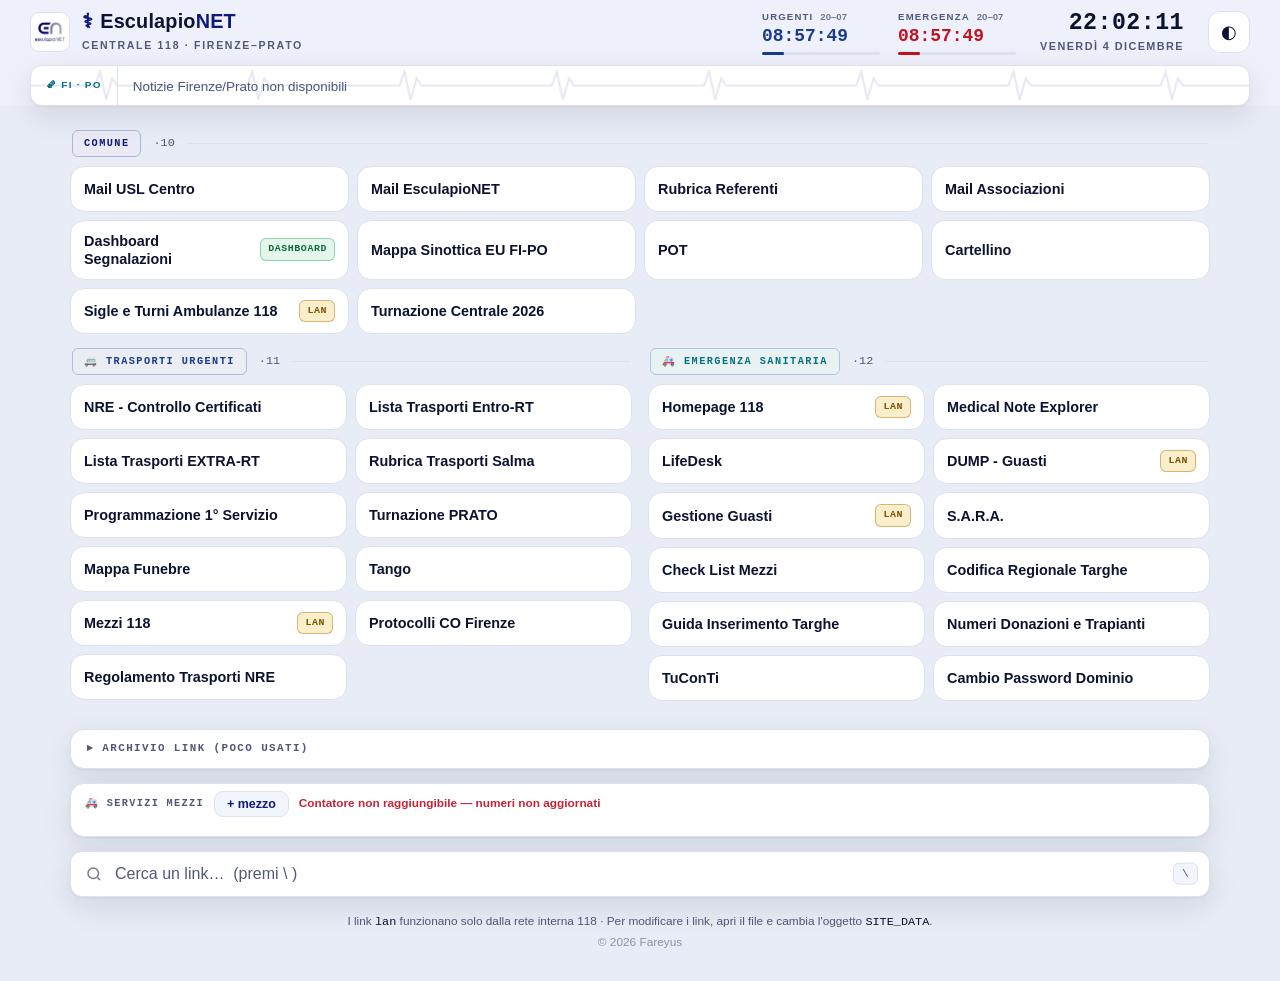
<file: index.html>
<!doctype html>
<html lang="it" data-theme="light">
<head>
<meta charset="utf-8">
<meta name="viewport" content="width=device-width, initial-scale=1">
<title>EsculapioNET · Console link</title>
<link rel="icon" type="image/png" sizes="256x256" href="favicon.png">
<link rel="apple-touch-icon" sizes="180x180" href="apple-touch-icon.png">
<meta name="theme-color" content="#e8ecf6" media="(prefers-color-scheme: light)">
<meta name="theme-color" content="#151b31" media="(prefers-color-scheme: dark)">
<meta name="robots" content="noindex, nofollow, noarchive, nosnippet, noimageindex">
<meta name="googlebot" content="noindex, nofollow">
<meta name="google-extended" content="noindex">
<meta name="gptbot" content="noindex">
<meta name="anthropic-ai" content="noindex">
<meta name="claudebot" content="noindex">
<meta name="cohere-ai" content="noindex">
<meta name="perplexitybot" content="noindex">
<meta name="ccbot" content="noindex">
<style>
/* ============ TOKENS ============ */
:root{
  --bg:#e8ecf6; --surface:#ffffff; --surface-2:#f2f5fc;
  --ink:#0b1330; --muted:#4f5878; --line:#dce1ef;
  --brand:#0e1a7a; --brand-tint:#2b3bb0; --cyan:#0a97a8;
  --amber:#a9700a; --amber-ink:#7d5100; --amber-soft:#fbeecb;
  --danger:#c62435; --ok:#1fae5a; --ok-ink:#0d6b39; --ok-soft:#e4f6ec;
  --console-bg:#eef1fb; --console-panel:#ffffff; --console-text:#0b1330;
  --console-muted:#4f5878; --console-line:#dce1ef; --ecg:#0e1a7a;
  --radius:14px;
  --shadow:0 1px 2px rgba(11,19,48,.05),0 10px 30px rgba(11,19,48,.10);
  --c-urg:#1a3a8a; --c-eme:#08707e; --c-eme-cd:#c1121f;
  --focus:var(--cyan);
}
[data-theme="dark"]{
  --bg:#151b31; --surface:#1e2542; --surface-2:#28304f;
  --ink:#eef1fb; --muted:#a3abd0; --line:#333c62;
  --brand:#93a6ff; --brand-tint:#aab8ff; --cyan:#3ad3e2;
  --amber:#f5bf5c; --amber-ink:#f8cf7d; --amber-soft:#3b2f12;
  --danger:#ff5a66; --ok:#3ddb85; --ok-ink:#5ee79b; --ok-soft:#14351f;
  --console-bg:#1a2138; --console-panel:#232b49; --console-text:#f2f5ff;
  --console-muted:#a3abd0; --console-line:#333c62; --ecg:#3ad3e2;
  --shadow:0 1px 0 rgba(255,255,255,.03),0 12px 28px rgba(0,0,0,.38);
  --c-urg:#9db6f7; --c-eme:#3ad3e2; --c-eme-cd:#ff3d4a;
}
*,*::before,*::after{box-sizing:border-box;margin:0;padding:0}
body{
  background:var(--bg);color:var(--ink);
  font-family:-apple-system,BlinkMacSystemFont,"Segoe UI",Roboto,Helvetica,Arial,sans-serif;
  -webkit-font-smoothing:antialiased;line-height:1.45;
}
.mono{font-family:ui-monospace,SFMono-Regular,Menlo,Consolas,monospace;font-variant-numeric:tabular-nums}
.wrap{max-width:1200px;margin:0 auto;padding:0 clamp(14px,3vw,30px)}
.sr-only{position:absolute;width:1px;height:1px;padding:0;margin:-1px;overflow:hidden;clip:rect(0 0 0 0);white-space:nowrap;border:0}
:focus-visible{outline:2px solid var(--focus);outline-offset:2px}

/* ============ CONSOLE HEADER ============ */
.console{background:var(--console-bg);color:var(--console-text)}
.console-in{
  display:flex;align-items:center;gap:clamp(12px,2.2vw,24px);flex-wrap:wrap;
  padding:10px clamp(14px,3vw,30px);
}
.brand{display:flex;align-items:center;gap:12px;margin-right:auto}
.brand-logo{height:40px;width:auto;flex:none;border-radius:9px;background:#fff;padding:4px;border:1px solid var(--console-line)}
.wordmark{font-size:1.24rem;font-weight:800;letter-spacing:.2px;line-height:1;display:flex;align-items:center}
.wordmark .mk{color:var(--brand);font-size:1.28rem;margin-right:7px;line-height:1}
.wordmark span{color:var(--brand)}
.tagline{
  font-size:.66rem;font-weight:700;text-transform:uppercase;letter-spacing:.16em;
  color:var(--console-muted);margin-top:6px;
}

/* ---- turni: il tempo è informazione di prima classe ---- */
.shifts{display:flex;gap:18px;flex-wrap:wrap}
.shift{min-width:118px}
.s-top{display:flex;align-items:baseline;gap:7px}
.s-lbl{font-size:.6rem;font-weight:800;text-transform:uppercase;letter-spacing:.12em;color:var(--console-muted);white-space:nowrap}
.s-win{font-size:.6rem;font-weight:700;color:var(--console-muted);opacity:.8;white-space:nowrap}
.s-val{
  font-family:ui-monospace,SFMono-Regular,Menlo,Consolas,monospace;font-variant-numeric:tabular-nums;
  font-size:1.12rem;font-weight:700;line-height:1.15;display:block;margin-top:2px;
}
#shift-urg .s-val{color:var(--c-urg)}
#shift-eme .s-val{color:var(--c-eme-cd)}
.s-bar{display:block;height:3px;border-radius:999px;background:var(--console-line);overflow:hidden;margin-top:5px}
.s-fill{
  display:block;height:100%;width:100%;border-radius:999px;
  transform:scaleX(0);transform-origin:left center;transition:transform 1s linear;
}
#shift-urg .s-fill{background:var(--c-urg)}
#shift-eme .s-fill{background:var(--c-eme-cd)}

.clockbox{text-align:right;line-height:1}
.clk{font-family:ui-monospace,SFMono-Regular,Menlo,Consolas,monospace;font-variant-numeric:tabular-nums;font-size:1.45rem;font-weight:700;letter-spacing:.5px}
.dat{font-size:.68rem;font-weight:700;text-transform:uppercase;letter-spacing:.13em;color:var(--console-muted);margin-top:6px}
.theme{
  width:42px;height:42px;flex:none;border-radius:12px;cursor:pointer;font-size:1.15rem;
  color:var(--console-text);background:var(--console-panel);border:1px solid var(--console-line);
  display:grid;place-items:center;transition:transform .12s,border-color .12s;
}
.theme:hover{border-color:var(--brand-tint);transform:translateY(-1px)}

/* ---- news ticker ---- */
.ticker-wrap{display:flex;align-items:stretch;overflow:hidden;position:relative}
.console .ticker-wrap{
  margin:0 clamp(14px,3vw,30px) 10px;
  background:var(--console-panel);border:1px solid var(--console-line);border-radius:12px;box-shadow:var(--shadow);
}
.ticker-ecg{position:absolute;inset:0;width:100%;height:100%;z-index:0;opacity:.10;pointer-events:none}
[data-theme="dark"] .ticker-ecg{opacity:.18}
.ticker-ecg path{fill:none;stroke:var(--ecg);stroke-width:2}
.ticker-label{
  display:flex;align-items:center;gap:6px;padding:0 15px;flex-shrink:0;position:relative;z-index:1;
  font-size:.62rem;font-weight:800;text-transform:uppercase;letter-spacing:.13em;
  color:var(--c-eme);border-right:1px solid var(--console-line);white-space:nowrap;
}
.ticker-viewport{overflow:hidden;flex:1;padding:8px 15px;position:relative;z-index:1}
.ticker-inner{display:inline-block;white-space:nowrap;animation:ticker var(--ticker-dur,60s) linear infinite}
/* Con lo scorrimento pilotato da requestAnimationFrame l'animazione CSS va
   spenta, altrimenti i due movimenti si sommano. Il keyframe resta come
   fallback se il JS del ticker non parte. */
.ticker-inner.js-scroll{animation:none;will-change:transform}
@keyframes ticker{0%{transform:translateX(0)}100%{transform:translateX(-50%)}}
.ticker-item{font-size:.84rem;padding-right:38px}
.ticker-item a{color:var(--console-text);text-decoration:none}
.ticker-item a:hover{color:var(--c-eme);text-decoration:underline}
.ticker-sep{color:var(--c-eme);opacity:.5;padding-right:38px;font-size:.72rem}

/* ============ MAIN ============ */
main{padding:14px 0 30px}

/* ---- barra ricerca (in fondo) ---- */
.toolbar{margin-bottom:14px}
.search-wrap{position:relative}
.search-wrap>svg{position:absolute;left:15px;top:50%;transform:translateY(-50%);opacity:.55;pointer-events:none}
#search{
  width:100%;padding:13px 92px 13px 44px;border-radius:12px;
  background:var(--surface);border:1px solid var(--line);color:var(--ink);
  font-size:1rem;outline:none;box-shadow:var(--shadow);
  transition:border-color .12s,box-shadow .12s;
}
#search::placeholder{color:var(--muted)}
#search:focus{border-color:var(--focus);box-shadow:0 0 0 3px color-mix(in srgb,var(--focus) 22%,transparent)}
.search-hint{
  position:absolute;right:12px;top:50%;transform:translateY(-50%);
  display:flex;align-items:center;gap:8px;pointer-events:none;
}
.search-hint kbd{
  font-family:ui-monospace,monospace;font-size:.72rem;color:var(--muted);
  border:1px solid var(--line);border-radius:6px;padding:2px 8px;background:var(--surface-2);
}
.search-count{
  font-family:ui-monospace,monospace;font-variant-numeric:tabular-nums;
  font-size:.72rem;font-weight:700;color:var(--muted);white-space:nowrap;
}

/* ---- section head ---- */
.sec{margin-bottom:14px}
.sec-head{display:flex;align-items:center;gap:12px;margin:0 2px 9px}
.tag{
  font-family:ui-monospace,monospace;font-size:.64rem;font-weight:700;text-transform:uppercase;
  letter-spacing:.14em;color:var(--brand);margin:0;
  padding:5px 11px;border-radius:6px;
  background:color-mix(in srgb,var(--brand) 9%,var(--surface));
  border:1px solid color-mix(in srgb,var(--brand) 22%,var(--line));white-space:nowrap;
}
.tag.t-urg{color:var(--c-urg);background:color-mix(in srgb,var(--c-urg) 9%,var(--surface));border-color:color-mix(in srgb,var(--c-urg) 22%,var(--line))}
.tag.t-eme{color:var(--c-eme);background:color-mix(in srgb,var(--c-eme) 9%,var(--surface));border-color:color-mix(in srgb,var(--c-eme) 22%,var(--line))}
.cnt{font-family:ui-monospace,monospace;font-variant-numeric:tabular-nums;font-size:.74rem;color:var(--muted)}
.rule{flex:1;height:1px;background:var(--line)}

/* ---- two-col ---- */
.grid2{display:grid;grid-template-columns:1fr 1fr;gap:16px;margin-bottom:14px}

/* ---- tiles ---- */
.tiles{display:grid;gap:8px;grid-template-columns:repeat(auto-fill,minmax(228px,1fr))}
.grid2 .tiles{grid-template-columns:repeat(auto-fill,minmax(196px,1fr))}
a.tile{
  display:flex;align-items:center;gap:10px;text-decoration:none;color:inherit;
  background:var(--surface);border:1px solid var(--line);border-radius:var(--radius);
  padding:11px 13px;min-height:46px;
  transition:transform .12s,border-color .12s,box-shadow .12s,background-color .12s;
}
a.tile:hover{transform:translateY(-2px);border-color:color-mix(in srgb,var(--focus) 45%,var(--line));box-shadow:var(--shadow)}
a.tile.kbd-active{
  border-color:var(--focus);background:color-mix(in srgb,var(--focus) 8%,var(--surface));
  box-shadow:0 0 0 3px color-mix(in srgb,var(--focus) 20%,transparent);
}
.name{font-size:.9rem;font-weight:600;line-height:1.25;flex:1;min-width:0}
.badge{
  flex:none;font-family:ui-monospace,monospace;font-size:.62rem;font-weight:700;
  text-transform:uppercase;letter-spacing:.06em;padding:3px 7px;border-radius:6px;
}
.badge.lan{background:var(--amber-soft);color:var(--amber-ink);border:1px solid color-mix(in srgb,var(--amber) 45%,transparent)}
.badge.dash{background:var(--ok-soft);color:var(--ok-ink);border:1px solid color-mix(in srgb,var(--ok) 45%,transparent)}

/* ---- archivio ---- */
#archivio{background:var(--surface);border:1px solid var(--line);border-radius:var(--radius);overflow:hidden;margin-bottom:14px;box-shadow:var(--shadow)}
#archivio summary{
  padding:11px 16px;font-family:ui-monospace,monospace;font-size:.68rem;font-weight:700;
  text-transform:uppercase;letter-spacing:.13em;color:var(--muted);cursor:pointer;user-select:none;list-style:none;
}
#archivio summary:focus-visible{outline:2px solid var(--focus);outline-offset:-2px}
#archivio summary::-webkit-details-marker{display:none}
#archivio summary::before{content:"▸  "}
#archivio[open] summary::before{content:"▾  "}
#archivio .tiles{padding:2px 14px 16px}

/* ---- utility: età paziente ---- */
.util{
  display:flex;align-items:center;gap:12px;flex-wrap:wrap;margin-bottom:14px;
  padding:9px 14px;background:var(--surface);border:1px solid var(--line);border-radius:var(--radius);
  box-shadow:var(--shadow);
}
.u-lbl{font-family:ui-monospace,monospace;font-size:.64rem;font-weight:700;text-transform:uppercase;letter-spacing:.13em;color:var(--muted);white-space:nowrap}
/* ---- servizi mezzi ---- */
.fleet{align-items:flex-start;padding-top:7px;padding-bottom:7px}
.f-head{display:flex;align-items:center;gap:10px;flex-wrap:wrap;width:100%}
.f-add{
  padding:5px 12px;border-radius:9px;border:1px solid var(--line);background:var(--surface-2);
  color:var(--brand);font-size:.78rem;font-weight:700;cursor:pointer;transition:border-color .12s;
}
.f-add:hover{border-color:var(--brand-tint)}
.f-status{font-size:.74rem;font-weight:600;color:var(--muted)}
.f-status.err{color:var(--danger)}
.f-list{display:grid;grid-template-columns:repeat(auto-fill,minmax(340px,1fr));gap:8px;width:100%}
.f-item{
  display:flex;align-items:center;gap:8px;padding:3px 8px;
  background:var(--surface-2);border:1px solid var(--line);border-radius:11px;
}
.f-id{flex:1;min-width:0;display:flex;flex-direction:column;gap:1px}
.f-name{font-size:.88rem;font-weight:700;color:var(--ink);white-space:nowrap;overflow:hidden;text-overflow:ellipsis;cursor:text}
.f-reset{font-size:.66rem;color:var(--muted);white-space:nowrap}
.f-ctl{display:flex;align-items:center;gap:6px}
.f-n{min-width:2.2ch;text-align:center;font-size:1.3rem;font-weight:700;color:var(--ink)}
.f-btn{
  width:30px;height:30px;border-radius:9px;border:1px solid var(--line);background:var(--surface);
  color:var(--brand);font-size:1.1rem;font-weight:700;line-height:1;cursor:pointer;transition:border-color .12s,transform .12s;
}
.f-btn:hover:not(:disabled){border-color:var(--brand-tint);transform:translateY(-1px)}
.f-btn:disabled{opacity:.5;cursor:default}
.f-ico{
  min-width:30px;height:30px;padding:0 5px;border-radius:9px;border:1px solid transparent;background:transparent;
  color:var(--muted);font-size:.9rem;cursor:pointer;white-space:nowrap;
}
.f-ico:hover{color:var(--ink);border-color:var(--line)}
.f-ico.armed{color:var(--danger);border-color:var(--danger);font-size:.72rem;font-weight:700}
.f-edit{
  width:100%;min-width:0;padding:5px 8px;border-radius:8px;border:1px solid var(--focus);
  background:var(--surface);color:var(--ink);font:inherit;font-size:.86rem;font-weight:700;outline:none;
}
.f-head{position:relative}
.f-pop{
  position:absolute;top:calc(100% + 6px);left:0;z-index:5;display:flex;gap:8px;align-items:center;
  padding:10px;background:var(--surface);border:1px solid var(--line);border-radius:12px;box-shadow:var(--shadow);
}
.f-pop .f-edit{width:200px;font-weight:600}
.f-add:disabled{opacity:.5;cursor:default}
/* ✕ rimuovi: minuscola nell'angolo, area di click allargata, piena solo su hover/focus */
.f-item{position:relative;padding-right:22px}
.f-del{
  position:absolute;top:2px;right:3px;min-width:0;width:16px;height:16px;padding:0;
  font-size:.62rem;line-height:1;opacity:.6;border-color:transparent;
}
.f-del::after{content:"";position:absolute;inset:-4px}
.f-item:hover .f-del,.f-del:focus-visible{opacity:1}
.f-del.armed{width:auto;height:18px;padding:0 6px;opacity:1;z-index:1;background:var(--surface);white-space:nowrap}
.f-empty{font-size:.82rem;color:var(--muted)}

/* ---- misc ---- */
.empty{text-align:center;color:var(--muted);padding:48px 0;font-size:.95rem}
.hidden{display:none!important}
footer{margin-top:6px;text-align:center;color:var(--muted);font-size:.74rem;line-height:1.7}
footer code{font-family:ui-monospace,monospace;color:var(--ink)}
.credit{opacity:.6}

/* ---- responsive ---- */
@media(max-width:860px){
  .clockbox{display:none}
}
@media(max-width:640px){
  .grid2{grid-template-columns:1fr}
  .console-in{gap:12px 10px}
  .shifts{width:100%;order:2;gap:14px}
  .shift{flex:1;min-width:0}
  .search-hint kbd{display:none}
  #search{padding-right:64px}
}
@media(prefers-reduced-motion:reduce){*{animation:none!important;transition:none!important}}
</style>
</head>
<body>

<h1 class="sr-only">EsculapioNET · console link Centrale 118 Firenze–Prato</h1>

<!-- ===== CONSOLE HEADER ===== -->
<header class="console">
  <div class="console-in">
    <div class="brand">
      <img class="brand-logo" src="logo.png" alt="">
      <div>
        <div class="wordmark"><span class="mk" aria-hidden="true">⚕</span>Esculapio<span>NET</span></div>
        <div class="tagline">Centrale 118 · Firenze–Prato</div>
      </div>
    </div>

    <div class="shifts">
      <div class="shift" id="shift-urg">
        <div class="s-top"><span class="s-lbl">Urgenti</span><span class="s-win" id="win-urg">—</span></div>
        <span class="s-val mono" id="cd-urg">--:--:--</span>
        <span class="s-bar"><span class="s-fill" id="bar-urg"></span></span>
      </div>
      <div class="shift" id="shift-eme">
        <div class="s-top"><span class="s-lbl">Emergenza</span><span class="s-win" id="win-eme">—</span></div>
        <span class="s-val mono" id="cd-eme">--:--:--</span>
        <span class="s-bar"><span class="s-fill" id="bar-eme"></span></span>
      </div>
    </div>

    <div class="clockbox">
      <div class="clk" id="clk">--:--:--</div>
      <div class="dat" id="dat">—</div>
    </div>
    <button class="theme" id="theme-btn" title="Tema chiaro/scuro" aria-label="Cambia tema">◐</button>
  </div>

  <!-- News, con elettrocardiogramma di sfondo -->
  <div class="ticker-wrap" id="ticker-wrap">
    <svg class="ticker-ecg" viewBox="0 0 1200 44" preserveAspectRatio="xMidYMid slice" aria-hidden="true">
      <defs>
        <pattern id="hb" width="150" height="44" patternUnits="userSpaceOnUse">
          <path d="M0 22 H52 L58 22 L63 22 L68 8 L74 36 L80 15 L85 22 L92 22 H150"/>
        </pattern>
      </defs>
      <rect width="1200" height="44" fill="url(#hb)"/>
    </svg>
    <div class="ticker-label">🗞 FI · PO</div>
    <div class="ticker-viewport">
      <div class="ticker-inner" id="ticker-inner">
        <span class="ticker-item" style="color:var(--console-muted)">Caricamento notizie…</span>
      </div>
    </div>
  </div>
</header>

<!-- ===== MAIN ===== -->
<main>
  <div class="wrap">

    <p class="empty hidden" id="no-results">Nessun link trovato. Prova un altro termine.</p>

    <!-- COMUNE -->
    <section class="sec" id="section-comune" aria-labelledby="h-comune">
      <div class="sec-head">
        <h2 class="tag" id="h-comune">Comune</h2>
        <span class="cnt" id="count-comune"></span>
        <span class="rule"></span>
      </div>
      <div class="tiles" id="links-comune"></div>
    </section>

    <!-- URGENTI + EMERGENZA -->
    <div class="grid2" id="sections-grid">
      <section class="sec" id="section-urgenti" aria-labelledby="h-urgenti">
        <div class="sec-head">
          <h2 class="tag t-urg" id="h-urgenti">🚐 Trasporti Urgenti</h2>
          <span class="cnt" id="count-urgenti"></span>
          <span class="rule"></span>
        </div>
        <div class="tiles" id="links-urgenti"></div>
      </section>
      <section class="sec" id="section-emergenza" aria-labelledby="h-emergenza">
        <div class="sec-head">
          <h2 class="tag t-eme" id="h-emergenza">🚑 Emergenza Sanitaria</h2>
          <span class="cnt" id="count-emergenza"></span>
          <span class="rule"></span>
        </div>
        <div class="tiles" id="links-emergenza"></div>
      </section>
    </div>

    <!-- ARCHIVIO -->
    <details id="archivio">
      <summary>Archivio link (poco usati)</summary>
      <div class="tiles" id="links-archivio"></div>
    </details>

    <!-- SERVIZI MEZZI -->
    <section class="util fleet" aria-label="Servizi mezzi">
      <div class="f-head">
        <span class="u-lbl">🚑 Servizi mezzi</span>
        <button class="f-add" id="fleet-add" type="button">+ mezzo</button>
        <span class="f-status" id="fleet-status" aria-live="polite"></span>
      </div>
      <div class="f-list" id="fleet-list"></div>
    </section>

    <!-- RICERCA (in fondo) -->
    <div class="toolbar" id="toolbar">
      <div class="search-wrap">
        <svg width="18" height="18" viewBox="0 0 24 24" fill="none" stroke="currentColor" stroke-width="2" aria-hidden="true"><circle cx="11" cy="11" r="7"/><path d="m20 20-3.2-3.2"/></svg>
        <input id="search" type="search" placeholder="Cerca un link…  (premi \ )" autocomplete="off" aria-label="Cerca tra i link" aria-describedby="search-count">
        <div class="search-hint">
          <span class="search-count" id="search-count" aria-live="polite"></span>
          <kbd>\</kbd>
        </div>
      </div>
    </div>

    <footer>
      I link <code>lan</code> funzionano solo dalla rete interna 118 ·
      Per modificare i link, apri il file e cambia l'oggetto <code>SITE_DATA</code>.
      <br><span class="credit">© 2026 Fareyus</span>
    </footer>

  </div>
</main>

<script>
/* =========================================================
   DATI — per aggiungere/modificare un link, cambia qui.
   intranet: true   → badge "lan" (solo da rete interna)
   dashboard: true  → badge "dashboard"
========================================================= */
const SITE_DATA = {
  comune: [
    { label: "Mail USL Centro",             url: "https://webmail.sanita.toscana.it/" },
    { label: "Mail EsculapioNET",           url: "https://outlook.office.com/mail/" },
    { label: "Rubrica Referenti",           url: "https://docs.google.com/spreadsheets/d/1H8Wfi8ccAZC7Pxi_HMVoefFpVOwKfx-bfPtoZnAVQ0Q/edit" },
    { label: "Mail Associazioni",           url: "https://docs.google.com/spreadsheets/d/1vvzBGbQW4WD_JToWUck5UkftfQABUR4donJxbMMWwFg/edit" },
    { label: "Dashboard Segnalazioni",      url: "https://monitor118-tecnici.devicloud.me", dashboard: true },
    { label: "Mappa Sinottica EU FI-PO",    url: "https://www.google.com/maps/d/u/0/viewer?hl=it&ll=43.749161033153946%2C11.223471242045049&z=11&mid=1sL_UeJEQEL1CO2WbPerkVYeALvjpGHY" },
    { label: "POT",                         url: "http://auth.sin.asf.it/login.php" },
    { label: "Cartellino",                  url: "https://zeitgroup2.oltremare.net/oltremare_php/mainnew_2.php?Id=99&prg=aruba" },
    { label: "Sigle e Turni Ambulanze 118", url: "http://intranet.118.asf.locale/index.php/acc-rapido/riga-1/turni-ambulanze-in-stand-by", intranet: true },
    { label: "Turnazione Centrale 2026",    url: "https://docs.google.com/spreadsheets/d/16Zr8K8RBmMwz36aadtCGwlgUs5nl3WJuriIuNXd1oGY/edit?gid=1839814569#gid=1839814569" },
  ],
  urgenti: [
    { label: "NRE - Controllo Certificati",    url: "https://ricettatrasporti.sanita.toscana.it/" },
    { label: "Lista Trasporti Entro-RT",       url: "https://docs.google.com/spreadsheets/d/127_ym_5atztWavdqCmabw4qVHaYdo2mbbFNKNcvWoqI/edit" },
    { label: "Lista Trasporti EXTRA-RT",       url: "https://docs.google.com/spreadsheets/d/1JOjGTEOhtfBt7vlznT-giyOKSul2Fo2LSOVdDgfK4Sg/edit" },
    { label: "Rubrica Trasporti Salma",        url: "https://docs.google.com/spreadsheets/d/1mMYw8xa1EZ15YK4cwn6Gw5hADZJ26Xvg3KHUKHpMdyo/edit" },
    { label: "Programmazione 1° Servizio",     url: "https://drive.google.com/drive/u/0/folders/11RbVBLZv6SRwvim9nR2FJZ0ZLYdsBnJ6" },
    { label: "Turnazione PRATO",               url: "https://drive.google.com/file/d/12gCfvRuQjvZ8JhAe3iktxNednAUaXaJP/view" },
    { label: "Mappa Funebre",                  url: "https://www.google.com/maps/d/u/0/viewer?mid=1gxSBjjf9NSwnSZP6SIP4UVVA5cv1m2lY&ll=43.8157963799819%2C11.372541918299275&z=10" },
    { label: "Tango",                          url: "https://drive.google.com/drive/folders/1wT5EIO0WB1u5y_Mlb3jAACSW_7yZPZcN" },
    { label: "Mezzi 118",                      url: "http://192.168.2.123:8080/dump118/", intranet: true },
    { label: "Protocolli CO Firenze",          url: "https://drive.google.com/drive/u/0/folders/1A0L7jA6QkxEHzLL-hyQD50qI-2mwyIq0" },
    { label: "Regolamento Trasporti NRE",      url: "https://drive.google.com/drive/folders/1va72AvaAiL5XAIIMbeYGk5C1e2Su6hQw" },
  ],
  emergenza: [
    { label: "Homepage 118",                    url: "http://intranet.118.asf.locale/", intranet: true },
    { label: "Medical Note Explorer",           url: "https://app118-firenze.uslcentro.toscana.it" },
    { label: "LifeDesk",                        url: "https://checklist118.uslcentro.toscana.it/Consegne.aspx" },
    { label: "DUMP - Guasti",                   url: "http://172.19.19.239/118/guasti.php", intranet: true },
    { label: "Gestione Guasti",                 url: "http://intranet.118.asf.locale/index.php/acc-rapido/3-riga/gestione-guasti-e-richieste-di-assistenza-tecnica", intranet: true },
    { label: "S.A.R.A.",                        url: "https://sara.gruppo-informatico.com/Login.aspx" },
    { label: "Check List Mezzi",                url: "https://docs.google.com/spreadsheets/d/1M39UlgZYN-LDx6kuh547hATbSgf4kVj5vpn7rNbguvM/edit?usp=sharing" },
    { label: "Codifica Regionale Targhe",       url: "https://docs.google.com/spreadsheets/d/1xYhNJWXpJO4gr1n8AutHg8GxYrp-lQhiw0b0Crm_xz4/edit" },
    { label: "Guida Inserimento Targhe",        url: "https://docs.google.com/presentation/d/1pWAmGdhAOI3tjbaHD-kUvryNpeF4iYnyekaWO2TkfkA/edit" },
    { label: "Numeri Donazioni e Trapianti",    url: "https://docs.google.com/spreadsheets/d/1fjSwR6k0beNzsGYwOPKEi0pBFwnBcUUk/edit?gid=532863276#gid=532863276" },
    { label: "TuConTi",                         url: "https://tuconti20.amm.telecomitalia.it/" },
    { label: "Cambio Password Dominio",         url: "https://cambiopassword118.uslcentro.toscana.it/" },
  ],
  archivio: [
    { label: "Rubrica Generale 118",         url: "https://docs.google.com/spreadsheets/d/1cDakO5InL3gx95SdUShPwQzJb4EJ5_yH/edit" },
    { label: "WebReparti",                   url: "https://trasportiurgenti.uslcentro.toscana.it/WebReparti/" },
    { label: "WebSer",                       url: "https://trasportiurgenti.uslcentro.toscana.it/WebSer/login.aspx" },
    { label: "Stradario Firenze",            url: "https://opendata.comune.fi.it/?q=metarepo/datasetinfo&id=11430710-56eb-4444-bd6f-c5433155afc5" },
    { label: "Calcolo Preventivo Trasporto", url: "https://docs.google.com/spreadsheets/d/1azZt3nlI9xe-CAygKVDIOY0RmcSSccRod72FGmw-e_Q/edit" },
    { label: "Calendario Notti",             url: "https://drive.google.com/drive/folders/1xp-ToYXze8TUoqQqogHv7v8WChZNQPmn" },
    { label: "Nottante",                     url: "https://webmail.aruba.it/" },
    { label: "Dispatcher Tablet Prova",      url: "https://demo.medicalnote.it" },
    { label: "Decodifica Codice Fiscale",    url: "https://sites.google.com/view/esculapio/link-rapidi/decodifica-codice-fiscale" },
    { label: "Progetto Tablet 118",          url: "https://drive.google.com/drive/folders/1AY0nKpE80wKFR9U8VHDagrNJxI5YsJwu" },
    { label: "Telefonia 118",                url: "https://docs.google.com/document/d/1i_X0fzFMihqFPBHOGHHBeECpWqSZ3_iYJSUjR43YUzw/edit" },
    { label: "Timbrature",                   url: "https://zgcloud.zeitgroup.com/" },
  ],
};

/* ---- render ---- */
function makeTile({label,url,intranet,dashboard}){
  const a = document.createElement("a");
  a.className = "tile";
  a.href = url; a.target = "_blank"; a.rel = "noopener noreferrer";
  // ricerca anche sull'host: "google", "toscana", "drive" trovano il link giusto
  let host = "";
  try{ host = new URL(url, location.href).hostname.replace(/^www\./,""); }catch(e){}
  a.dataset.search = (label + " " + host).toLowerCase();
  const name = document.createElement("span");
  name.className = "name"; name.textContent = label;
  a.appendChild(name);
  if(intranet){
    const b = document.createElement("span");
    b.className = "badge lan"; b.textContent = "lan";
    b.title = "Raggiungibile solo dalla rete interna 118";
    a.appendChild(b);
  }
  if(dashboard){
    const b = document.createElement("span");
    b.className = "badge dash"; b.textContent = "dashboard";
    a.appendChild(b);
  }
  return a;
}
function renderSection(id,links){ const el=document.getElementById(id); links.forEach(l=>el.appendChild(makeTile(l))); }
function setCount(id,n){ const el=document.getElementById(id); if(el) el.textContent="·"+n; }

renderSection("links-comune",    SITE_DATA.comune);
renderSection("links-urgenti",   SITE_DATA.urgenti);
renderSection("links-emergenza", SITE_DATA.emergenza);
renderSection("links-archivio",  SITE_DATA.archivio);
setCount("count-comune",    SITE_DATA.comune.length);
setCount("count-urgenti",   SITE_DATA.urgenti.length);
setCount("count-emergenza", SITE_DATA.emergenza.length);

/* ---- search / filter ---- */
const searchEl  = document.getElementById("search");
const countEl   = document.getElementById("search-count");
const noResults = document.getElementById("no-results");
let kbdIndex = -1;

function filterGrid(gridId,q){
  let n=0;
  document.getElementById(gridId).querySelectorAll(".tile").forEach(el=>{
    const show = el.dataset.search.includes(q);
    el.classList.toggle("hidden", !show);
    if(show) n++;
  });
  return n;
}
function showAll(){
  ["section-comune","section-urgenti","section-emergenza","archivio","sections-grid"].forEach(id=>{
    document.getElementById(id).classList.remove("hidden");
  });
  document.querySelectorAll(".tile").forEach(el=>el.classList.remove("hidden"));
}
function visibleTiles(){
  return [...document.querySelectorAll(".tile")].filter(el=>{
    if(el.classList.contains("hidden")) return false;
    const arch = el.closest("#archivio");
    if(arch && !arch.open) return false;
    return el.closest(".sec, #archivio") && !el.closest(".hidden");
  });
}
function unmarkKbd(){
  document.querySelectorAll(".tile.kbd-active").forEach(el=>el.classList.remove("kbd-active"));
}
function clearKbd(){ kbdIndex = -1; unmarkKbd(); }
function moveKbd(delta){
  const tiles = visibleTiles();
  if(!tiles.length) return;
  unmarkKbd();
  kbdIndex = (kbdIndex + delta + tiles.length) % tiles.length;
  const t = tiles[kbdIndex];
  t.classList.add("kbd-active");
  t.scrollIntoView({block:"nearest"});
}
function filterLinks(q){
  clearKbd();
  if(!q){
    showAll();
    document.getElementById("archivio").removeAttribute("open");
    noResults.classList.add("hidden");
    countEl.textContent = "";
    return;
  }
  let total=0;
  const comune=filterGrid("links-comune",q);
  document.getElementById("section-comune").classList.toggle("hidden", !comune);
  total+=comune;
  const urgenti=filterGrid("links-urgenti",q), emergenza=filterGrid("links-emergenza",q);
  document.getElementById("section-urgenti").classList.toggle("hidden", !urgenti);
  document.getElementById("section-emergenza").classList.toggle("hidden", !emergenza);
  document.getElementById("sections-grid").classList.toggle("hidden", !(urgenti||emergenza));
  total+=urgenti+emergenza;
  const arch=filterGrid("links-archivio",q), archivio=document.getElementById("archivio");
  archivio.classList.toggle("hidden", !arch);
  if(arch){ archivio.setAttribute("open",""); total+=arch; }
  noResults.classList.toggle("hidden", total>0);
  countEl.textContent = total ? total+(total===1?" risultato":" risultati") : "";
  if(total) moveKbd(1); // il primo risultato è già pronto: Invio lo apre
}
searchEl.addEventListener("input", e=>filterLinks(e.target.value.trim().toLowerCase()));
searchEl.addEventListener("keydown", e=>{
  if(e.key==="Enter"){
    const t = document.querySelector(".tile.kbd-active") || visibleTiles()[0];
    if(t){ e.preventDefault(); window.open(t.href,"_blank","noopener"); }
  } else if(e.key==="ArrowDown"){ e.preventDefault(); moveKbd(1); }
  else if(e.key==="ArrowUp"){ e.preventDefault(); moveKbd(-1); }
});
document.addEventListener("keydown", e=>{
  if(e.key==="\\" && !/^(INPUT|TEXTAREA)$/.test(document.activeElement.tagName)){
    e.preventDefault(); searchEl.focus(); searchEl.select();
    searchEl.scrollIntoView({block:"center",behavior:"smooth"});
  } else if(e.key==="Escape" && document.activeElement===searchEl){
    searchEl.value=""; filterLinks(""); searchEl.blur();
  }
});

/* ---- servizi mezzi ----
   Backend: Google Apps Script (apps-script/Code.gs). Setup: docs/contatore-mezzi-setup.md */
const FLEET_API = "https://script.google.com/macros/s/AKfycbwInQT8PfYuqmYEdCFHyqP2Gf46KHTHv7U6usPAJM0EmVyJw2QyewGWUTb46TTsdgm0Vw/exec";
const fleetListEl = document.getElementById("fleet-list");
const fleetStatusEl = document.getElementById("fleet-status");

function formatReset(iso){
  if(!iso) return "mai";
  const d=new Date(iso);
  if(isNaN(d)) return "mai";
  const p=n=>String(n).padStart(2,"0");
  return `${p(d.getDate())}/${p(d.getMonth()+1)} ${p(d.getHours())}:${p(d.getMinutes())}`;
}

function el(tag,cls,text){
  const e=document.createElement(tag);
  if(cls) e.className=cls;
  if(text!=null) e.textContent=text;
  return e;
}

const FLEET_POLL_MS=12000, FLEET_TIMEOUT_MS=8000, FLEET_CONFIRM_MS=4000;
let fleetState=[];          // ultimo stato noto
let fleetEditing=null;      // id del mezzo con il nome in modifica
let fleetInflight=0;        // richieste di scrittura in corso
let fleetWriteSeq=0;        // cresce a ogni scrittura: una lettura partita prima viene scartata
const fleetArmed=new Map(); // "id|azione" -> timeout della conferma

function renderFleet(mezzi){
  const a=document.activeElement, it0=a&&fleetListEl.contains(a)?a.closest(".f-item"):null;
  const keep=it0?{id:it0.dataset.id,cls:a.classList[1]||a.classList[0]}:null; // per rimettere il focus (tastiera)
  fleetListEl.replaceChildren();
  if(!mezzi.length){ fleetListEl.appendChild(el("span","f-empty","Nessun mezzo: aggiungine uno con “+ mezzo”.")); return; }
  mezzi.forEach(m=>{
    const item=el("div","f-item"); item.dataset.id=m.id;
    const id=el("div","f-id");
    const name=el("span","f-name",m.nome); name.title="Rinomina"; name.tabIndex=0; name.setAttribute("role","button");
    id.append(name, el("span","f-reset mono","reset "+formatReset(m.reset)));
    const ctl=el("div","f-ctl");
    const dec=el("button","f-btn f-dec","−"); dec.type="button"; dec.setAttribute("aria-label","Meno un servizio: "+m.nome);
    const inc=el("button","f-btn f-inc","+"); inc.type="button"; inc.setAttribute("aria-label","Più un servizio: "+m.nome);
    ctl.append(dec, el("span","f-n mono",String(m.n)), inc);
    const rst=el("button","f-ico f-rst","↺"); rst.type="button"; rst.title="Azzera"; rst.setAttribute("aria-label","Azzera: "+m.nome);
    const del=el("button","f-ico f-del","✕"); del.type="button"; del.title="Rimuovi mezzo"; del.setAttribute("aria-label","Rimuovi: "+m.nome);
    [[rst,"f-rst","↺"],[del,"f-del","✕"]].forEach(([b,c])=>{ if(fleetArmed.has(m.id+"|"+c)){ b.classList.add("armed"); b.textContent="Sicuro?"; } });
    item.append(id, ctl, rst, del);
    fleetListEl.appendChild(item);
  });
  if(keep){
    const it=[...fleetListEl.children].find(x=>x.dataset&&x.dataset.id===keep.id);
    const t=it&&it.querySelector("."+keep.cls);
    if(t) t.focus();
  }
}
function fleetRender(){ if(!fleetEditing) renderFleet(fleetState); }
function fleetApply(mezzi){ fleetState=mezzi; fleetRender(); }

function fleetOk(){ fleetStatusEl.textContent=""; fleetStatusEl.classList.remove("err"); }
function fleetFail(msg){ fleetStatusEl.textContent=msg; fleetStatusEl.classList.add("err"); }
const FLEET_OFFLINE="Contatore non raggiungibile — numeri non aggiornati";

async function fleetCall(init){
  const ctrl=new AbortController(), tid=setTimeout(()=>ctrl.abort(),FLEET_TIMEOUT_MS);
  try{
    const r=await fetch(FLEET_API,{...init,signal:ctrl.signal});
    const j=await r.json();
    if(!j||!j.ok||!Array.isArray(j.mezzi)) throw new Error("risposta non valida");
    return j.mezzi;
  } finally { clearTimeout(tid); }
}

async function fleetRefresh(){
  if(!FLEET_API){ fleetStatusEl.textContent="Contatore non configurato"; return; }
  if(fleetInflight>0) return;
  const seq=fleetWriteSeq;
  try{ const m=await fleetCall({}); if(fleetInflight===0 && seq===fleetWriteSeq){ fleetApply(m); fleetOk(); } }
  catch(e){ fleetFail(FLEET_OFFLINE); }
}

async function fleetSend(op){
  if(!FLEET_API) return;
  fleetInflight++; fleetWriteSeq++;
  try{
    const m=await fleetCall({method:"POST",headers:{"Content-Type":"text/plain;charset=utf-8"},body:JSON.stringify(op)});
    // con altre scritture in corso, l'ultima porterà lo stato finale: niente ritorni indietro
    if(fleetInflight===1){ fleetApply(m); } fleetOk();
  }catch(e){ fleetFail(FLEET_OFFLINE); }
  finally{ fleetInflight--; }
}

function fleetConfirm(btn, azione){
  const key=btn.closest(".f-item").dataset.id+"|"+btn.classList[1];
  if(fleetArmed.has(key)){ clearTimeout(fleetArmed.get(key)); fleetArmed.delete(key); fleetRender(); azione(); return; }
  fleetArmed.set(key,setTimeout(()=>{ fleetArmed.delete(key); fleetRender(); },FLEET_CONFIRM_MS));
  fleetRender();
}

function fleetEditName(item){
  const id=item.dataset.id, m=fleetState.find(x=>x.id===id); if(!m||fleetEditing) return;
  fleetEditing=id;
  const span=item.querySelector(".f-name");
  const inp=el("input","f-edit"); inp.maxLength=30; inp.value=m.nome; inp.setAttribute("aria-label","Nome del mezzo");
  span.replaceWith(inp); inp.focus(); inp.select();
  let done=false;
  const end=(salva)=>{
    if(done) return; done=true; fleetEditing=null;
    const nome=inp.value.trim();
    if(salva && nome && nome!==m.nome){
      fleetState=fleetState.map(x=>x.id===id?{...x,nome}:x);
      fleetSend({op:"rename",id,nome});
    }
    fleetRender();
  };
  inp.addEventListener("keydown",e=>{ if(e.key==="Enter") end(true); else if(e.key==="Escape") end(false); });
  inp.addEventListener("blur",()=>end(true));
}

fleetListEl.addEventListener("click",e=>{
  const b=e.target.closest("button"), item=e.target.closest(".f-item");
  if(!item) return;
  const id=item.dataset.id;
  if(e.target.closest(".f-name")){ fleetEditName(item); return; }
  if(!b) return;
  if(b.classList.contains("f-inc")||b.classList.contains("f-dec")){
    const d=b.classList.contains("f-inc")?1:-1;
    fleetState=fleetState.map(x=>x.id===id?{...x,n:Math.max(0,x.n+d)}:x); // subito, poi conferma il server
    fleetRender();
    fleetSend({op:d>0?"inc":"dec",id});
  }
  else if(b.classList.contains("f-rst")) fleetConfirm(b,()=>fleetSend({op:"reset",id}));
  else if(b.classList.contains("f-del")) fleetConfirm(b,()=>fleetSend({op:"remove",id}));
});
fleetListEl.addEventListener("keydown",e=>{
  if((e.key==="Enter"||e.key===" ") && e.target.classList.contains("f-name")){ e.preventDefault(); fleetEditName(e.target.closest(".f-item")); }
});

/* menu a comparsa "+ mezzo" */
(function(){
  const head=document.querySelector(".f-head"), addBtn=document.getElementById("fleet-add");
  const pop=el("div","f-pop hidden");
  const inp=el("input","f-edit"); inp.maxLength=30; inp.placeholder="Nome del mezzo"; inp.setAttribute("aria-label","Nome del nuovo mezzo");
  const ok=el("button","f-add","Aggiungi"); ok.type="button"; ok.disabled=true;
  pop.append(inp,ok); head.appendChild(pop);
  const close=()=>{ pop.classList.add("hidden"); inp.value=""; ok.disabled=true; };
  const open=()=>{ pop.classList.remove("hidden"); inp.focus(); };
  const conferma=()=>{ const nome=inp.value.trim(); if(!nome) return; close(); fleetSend({op:"add",nome}); };
  addBtn.addEventListener("click",()=>pop.classList.contains("hidden")?open():close());
  inp.addEventListener("input",()=>{ ok.disabled=!inp.value.trim(); });
  inp.addEventListener("keydown",e=>{ if(e.key==="Enter") conferma(); else if(e.key==="Escape"){ close(); addBtn.focus(); } });
  ok.addEventListener("click",conferma);
  document.addEventListener("click",e=>{ if(!pop.classList.contains("hidden") && !pop.contains(e.target) && e.target!==addBtn) close(); });
})();

fleetRefresh();
setInterval(()=>{ if(!document.hidden) fleetRefresh(); },FLEET_POLL_MS);
document.addEventListener("visibilitychange",()=>{ if(!document.hidden) fleetRefresh(); });

/* ---- theme ---- */
const root=document.documentElement;
try{ const s=localStorage.getItem("esc-theme"); if(s) root.dataset.theme=s; }catch(e){}
document.getElementById("theme-btn").onclick=()=>{
  root.dataset.theme = root.dataset.theme==="dark" ? "light" : "dark";
  try{ localStorage.setItem("esc-theme", root.dataset.theme); }catch(e){}
};

/* ---- turni ----
   Cambi turno espressi in ore. Notte = ultimo cambio → primo del giorno dopo. */
const SHIFT_URG = [7,14,20];   // Trasporti Urgenti
const SHIFT_EME = [7,13,20];   // Emergenza Sanitaria

function shiftInfo(d, bounds){
  const t = d.getHours()*3600 + d.getMinutes()*60 + d.getSeconds();
  const b = bounds.map(h=>h*3600), DAY = 86400;
  let start, end;
  if(t < b[0]){ start = b[b.length-1] - DAY; end = b[0]; }
  else{
    let i = b.length - 1;
    while(i > 0 && t < b[i]) i--;
    start = b[i];
    end   = (i === b.length-1) ? b[0] + DAY : b[i+1];
  }
  const hh = s => String(Math.floor(((s%DAY)+DAY)%DAY/3600)).padStart(2,"0");
  return { rem:end-t, progress:(t-start)/(end-start), window:`${hh(start)}–${hh(end)}` };
}
function secsToHMS(s){
  const h=Math.floor(s/3600), m=Math.floor((s%3600)/60), sc=s%60;
  return `${String(h).padStart(2,"0")}:${String(m).padStart(2,"0")}:${String(sc).padStart(2,"0")}`;
}

/* ---- clock + turni ---- */
function tick(){
  const d=new Date();
  document.getElementById("clk").textContent = d.toLocaleTimeString("it-IT");
  document.getElementById("dat").textContent = d.toLocaleDateString("it-IT",{weekday:"long",day:"numeric",month:"long"});

  const urg = shiftInfo(d, SHIFT_URG), eme = shiftInfo(d, SHIFT_EME);
  document.getElementById("cd-urg").textContent = secsToHMS(urg.rem);
  document.getElementById("cd-eme").textContent = secsToHMS(eme.rem);
  document.getElementById("win-urg").textContent = urg.window;
  document.getElementById("win-eme").textContent = eme.window;
  document.getElementById("bar-urg").style.transform = `scaleX(${urg.progress.toFixed(4)})`;
  document.getElementById("bar-eme").style.transform = `scaleX(${eme.progress.toFixed(4)})`;
}
tick(); setInterval(tick,1000);

/* ---- news ticker ---- */
let tickerRO=null;
async function loadTicker(){
  const FEEDS=["https://www.lanazione.it/firenze/rss","https://www.lanazione.it/prato/rss"];
  const inner=document.getElementById("ticker-inner"), wrap=document.getElementById("ticker-wrap");
  function tFetch(url,ms){ const ctrl=new AbortController(); const tid=setTimeout(()=>ctrl.abort(),ms); return fetch(url,{signal:ctrl.signal}).finally(()=>clearTimeout(tid)); }
  function parseXml(xml){
    const doc=new DOMParser().parseFromString(xml,"text/xml");
    if(doc.querySelector("parsererror")) throw new Error("xml");
    const nodes=[...doc.querySelectorAll("item")].slice(0,8);
    if(!nodes.length) throw new Error("empty");
    return nodes.map(n=>({
      title:(n.querySelector("title")?.textContent||"").trim(),
      link:n.querySelector("link")?.nextSibling?.nodeValue?.trim()||n.querySelector("link")?.textContent?.trim()||n.querySelector("guid")?.textContent?.trim()||"#",
      pubDate:new Date(n.querySelector("pubDate")?.textContent||0),
    })).filter(i=>i.title);
  }
  async function fetchFeed(feedUrl){
    const enc=encodeURIComponent(feedUrl);
    /* NB: il parametro count di rss2json richiede una API key -> non usarlo */
    try{ const res=await tFetch(`https://api.rss2json.com/v1/api.json?rss_url=${enc}`,8000); const data=await res.json();
      if(data.status==="ok"&&data.items?.length) return data.items.slice(0,8).map(i=>({title:(i.title||"").trim(),link:i.link||i.guid||"#",pubDate:new Date(i.pubDate||0)})).filter(i=>i.title);
    }catch(e){}
    try{ const res=await tFetch(`https://api.allorigins.win/raw?url=${enc}`,12000); return parseXml(await res.text()); }catch(e){}
    try{ const res=await tFetch(`https://api.allorigins.win/get?url=${enc}`,12000); const data=await res.json();
      if(data?.contents){ let xml=data.contents;
        if(xml.startsWith("data:")&&xml.includes("base64,")){ const b64=xml.split("base64,")[1]; const bytes=Uint8Array.from(atob(b64),c=>c.charCodeAt(0)); xml=new TextDecoder("utf-8").decode(bytes); }
        return parseXml(xml);
      }
    }catch(e){}
    try{ const res=await tFetch(`https://corsproxy.io/?url=${enc}`,8000); return parseXml(await res.text()); }catch(e){}
    return [];
  }
  const results=await Promise.allSettled(FEEDS.map(f=>fetchFeed(f)));
  const items=results.filter(r=>r.status==="fulfilled"&&r.value.length).flatMap(r=>r.value).sort((a,b)=>b.pubDate-a.pubDate).slice(0,16);
  if(!items.length){ inner.innerHTML=`<span class="ticker-item" style="color:var(--console-muted)">Notizie Firenze/Prato non disponibili</span>`; return; }
  const frag=document.createDocumentFragment();
  for(let pass=0;pass<2;pass++){
    for(const {title,link} of items){
      const s=document.createElement("span"); s.className="ticker-item";
      const a=document.createElement("a"); a.href=link; a.target="_blank"; a.rel="noopener noreferrer"; a.textContent=title;
      s.appendChild(a); frag.appendChild(s);
      const sep=document.createElement("span"); sep.className="ticker-sep"; sep.textContent="◆"; frag.appendChild(sep);
    }
  }
  inner.textContent=""; inner.appendChild(frag);
  /* Durata di riserva per il keyframe CSS, usata solo se il JS non parte:
     va calcolata sulla larghezza reale, non sul numero di caratteri, o su
     monitor larghi lo scorrimento diventa impercettibile. */
  const setDur=()=>{
    const half=inner.scrollWidth/2;
    if(half) wrap.style.setProperty("--ticker-dur", Math.max(30, half/TICKER_SPEED).toFixed(1)+"s");
  };
  setDur();
  if(window.ResizeObserver){
    tickerRO?.disconnect();
    tickerRO=new ResizeObserver(setDur);
    tickerRO.observe(wrap);
  }
  startTickerScroll(inner);
}

/* Scorrimento pilotato da requestAnimationFrame invece che dall'animazione
   CSS: su alcune postazioni (policy Windows sulle animazioni, motori che
   scartano regole con selettori non riconosciuti) il keyframe non partiva e
   il banner restava immobile. Qui il movimento dipende solo dal timer dei
   frame. Il keyframe CSS resta come fallback se questo blocco non gira. */
const TICKER_SPEED=70; /* px/s */
let tickerFrame=null, tickerPaused=false;
function startTickerScroll(inner){
  if(!("requestAnimationFrame" in window)) return;
  cancelAnimationFrame(tickerFrame);
  inner.classList.add("js-scroll");
  inner.style.transform="translateX(0px)";
  let x=0, last=null;
  const step=now=>{
    if(last===null) last=now;
    const dt=Math.min((now-last)/1000, .25); /* scarta i salti da tab in background */
    last=now;
    const half=inner.scrollWidth/2;
    if(half){
      if(!tickerPaused) x-=TICKER_SPEED*dt;
      if(x<=-half) x+=half;
      inner.style.transform=`translateX(${x.toFixed(1)}px)`;
    }
    tickerFrame=requestAnimationFrame(step);
  };
  tickerFrame=requestAnimationFrame(step);
}
/* Pausa solo col puntatore sul titolo o col focus da tastiera: agganciarla
   all'intera fascia significherebbe bloccare tutto con il mouse parcheggiato
   li' sopra. */
const tickerWrapEl=document.getElementById("ticker-wrap");
tickerWrapEl.addEventListener("mouseover",e=>{ if(e.target.closest("a")) tickerPaused=true; });
tickerWrapEl.addEventListener("mouseout", e=>{ if(e.target.closest("a")) tickerPaused=false; });
tickerWrapEl.addEventListener("focusin", ()=>{ tickerPaused=true; });
tickerWrapEl.addEventListener("focusout",()=>{ tickerPaused=false; });
loadTicker();
setInterval(loadTicker, 15*60*1000);
</script>
</body>
</html>
</file>
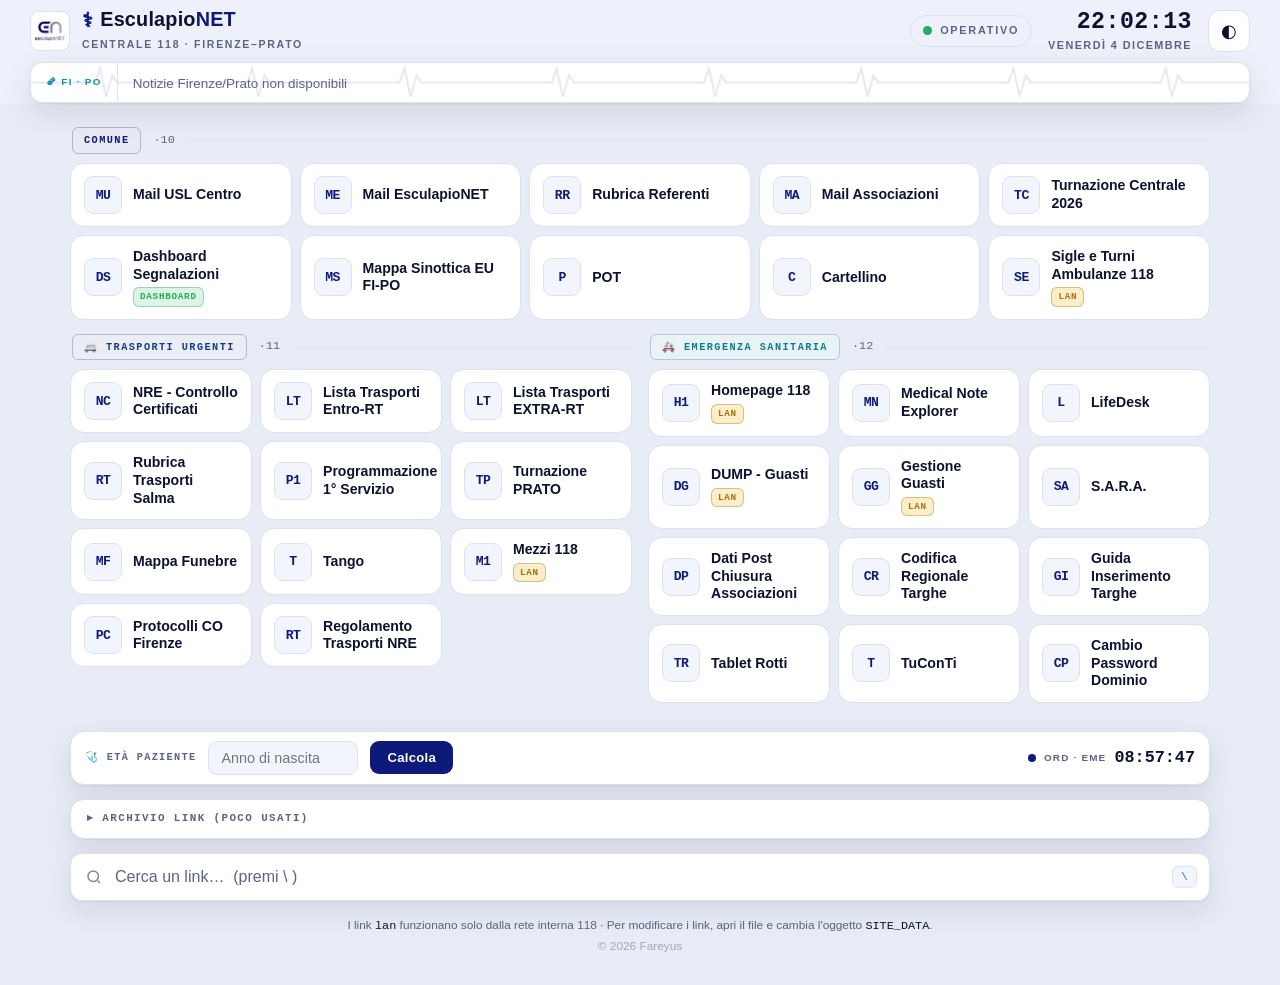
<file: index-precedente.html>
<!doctype html>
<html lang="it" data-theme="light">
<head>
<meta charset="utf-8">
<meta name="viewport" content="width=device-width, initial-scale=1">
<title>EsculapioNET · Console link</title>
<link rel="icon" type="image/png" href="favicon.png">
<meta name="robots" content="noindex, nofollow, noarchive, nosnippet, noimageindex">
<meta name="googlebot" content="noindex, nofollow">
<meta name="google-extended" content="noindex">
<meta name="gptbot" content="noindex">
<meta name="anthropic-ai" content="noindex">
<meta name="claudebot" content="noindex">
<meta name="cohere-ai" content="noindex">
<meta name="perplexitybot" content="noindex">
<meta name="ccbot" content="noindex">
<style>
/* ============ TOKENS ============ */
:root{
  --bg:#e8ecf6; --surface:#ffffff; --surface-2:#f2f5fc;
  --ink:#0b1330; --muted:#5b6483; --line:#dce1ef;
  --brand:#0e1a7a; --brand-tint:#2b3bb0; --cyan:#0a97a8;
  --amber:#a9700a; --amber-soft:#fbeecb; --danger:#c62435; --ok:#1fae5a;
  --console-bg:#eef1fb; --console-panel:#ffffff; --console-text:#0b1330;
  --console-muted:#5b6483; --console-line:#dce1ef; --ecg:#0e1a7a;
  --radius:14px;
  --shadow:0 1px 2px rgba(11,19,48,.05),0 10px 30px rgba(11,19,48,.10);
  --c-urg:#1a3a8a; --c-eme:#0a7f8f;
}
[data-theme="dark"]{
  --bg:#060a1a; --surface:#0d1330; --surface-2:#131a3c;
  --ink:#e9edfb; --muted:#8a93bd; --line:#222a54;
  --brand:#7d92f5; --brand-tint:#9aabff; --cyan:#2ec7d6;
  --amber:#f2b446; --amber-soft:#2c220a; --danger:#f2646f; --ok:#33d17a;
  --console-bg:#04081a; --console-panel:#0b1234; --console-text:#eef1ff;
  --console-muted:#8790bd; --console-line:#1c2450; --ecg:#2ec7d6;
  --shadow:0 1px 0 rgba(255,255,255,.02),0 14px 34px rgba(0,0,0,.5);
  --c-urg:#7b9ce8; --c-eme:#2bc7d6;
}
*,*::before,*::after{box-sizing:border-box;margin:0;padding:0}
body{
  background:var(--bg);color:var(--ink);
  font-family:-apple-system,BlinkMacSystemFont,"Segoe UI",Roboto,Helvetica,Arial,sans-serif;
  -webkit-font-smoothing:antialiased;line-height:1.45;
}
.mono{font-family:ui-monospace,SFMono-Regular,Menlo,Consolas,monospace;font-variant-numeric:tabular-nums}
.wrap{max-width:1200px;margin:0 auto;padding:0 clamp(14px,3vw,30px)}

/* ============ CONSOLE HEADER (fascia blu) ============ */
.console{background:var(--console-bg);color:var(--console-text)}
.console-in{
  display:flex;align-items:center;gap:16px;flex-wrap:wrap;
  padding:10px clamp(14px,3vw,30px) 10px;
}
.brand{display:flex;align-items:center;gap:12px;margin-right:auto}
.brand-logo{height:40px;width:auto;flex:none;border-radius:9px;background:#fff;padding:4px;border:1px solid var(--console-line)}
.wordmark{font-size:1.24rem;font-weight:800;letter-spacing:.2px;line-height:1;display:flex;align-items:center}
.wordmark .mk{color:var(--brand);font-size:1.28rem;margin-right:7px;line-height:1}
.wordmark span{color:var(--brand)}
.tagline{
  font-size:.66rem;font-weight:700;text-transform:uppercase;letter-spacing:.16em;
  color:var(--console-muted);margin-top:6px;
}
.status{
  display:flex;align-items:center;gap:8px;font-size:.68rem;font-weight:700;
  letter-spacing:.16em;text-transform:uppercase;color:var(--console-muted);
  padding:7px 12px;border:1px solid var(--console-line);border-radius:999px;
  background:rgba(255,255,255,.02);
}
.dot{width:9px;height:9px;border-radius:50%;background:var(--ok);box-shadow:0 0 0 0 var(--ok);animation:pulse 2.2s ease-out infinite}
@keyframes pulse{0%{box-shadow:0 0 0 0 color-mix(in srgb,var(--ok) 70%,transparent)}70%{box-shadow:0 0 0 8px transparent}100%{box-shadow:0 0 0 0 transparent}}
.clockbox{text-align:right;line-height:1}
.clk{font-family:ui-monospace,SFMono-Regular,Menlo,Consolas,monospace;font-variant-numeric:tabular-nums;font-size:1.45rem;font-weight:700;letter-spacing:.5px}
.dat{font-size:.68rem;font-weight:700;text-transform:uppercase;letter-spacing:.13em;color:var(--console-muted);margin-top:6px}
.theme{
  width:42px;height:42px;flex:none;border-radius:12px;cursor:pointer;font-size:1.15rem;
  color:var(--console-text);background:var(--console-panel);border:1px solid var(--console-line);
  display:grid;place-items:center;transition:transform .12s,border-color .12s;
}
.theme:hover{border-color:var(--brand-tint);transform:translateY(-1px)}
.theme:focus-visible{outline:2px solid var(--cyan);outline-offset:2px}

/* ---- news ticker (dentro la fascia blu) ---- */
.ticker-wrap{display:flex;align-items:stretch;overflow:hidden;position:relative}
.console .ticker-wrap{
  margin:0 clamp(14px,3vw,30px) 10px;
  background:var(--console-panel);border:1px solid var(--console-line);border-radius:12px;box-shadow:var(--shadow);
}
.ticker-ecg{position:absolute;inset:0;width:100%;height:100%;z-index:0;opacity:.10;pointer-events:none}
[data-theme="dark"] .ticker-ecg{opacity:.18}
.ticker-ecg path{fill:none;stroke:var(--ecg);stroke-width:2}
.ticker-label{
  display:flex;align-items:center;gap:6px;padding:0 15px;flex-shrink:0;position:relative;z-index:1;
  font-size:.62rem;font-weight:800;text-transform:uppercase;letter-spacing:.13em;
  color:var(--cyan);border-right:1px solid var(--console-line);white-space:nowrap;
}
.ticker-viewport{overflow:hidden;flex:1;padding:8px 15px;position:relative;z-index:1}
.ticker-inner{display:inline-block;white-space:nowrap;animation:ticker var(--ticker-dur,60s) linear infinite}
.ticker-wrap:hover .ticker-inner{animation-play-state:paused}
@keyframes ticker{0%{transform:translateX(0)}100%{transform:translateX(-50%)}}
.ticker-item{font-size:.84rem;padding-right:38px}
.ticker-item a{color:var(--console-text);text-decoration:none}
.ticker-item a:hover{color:var(--cyan);text-decoration:underline}
.ticker-sep{color:var(--cyan);opacity:.5;padding-right:38px;font-size:.72rem}

/* ============ MAIN ============ */
main{padding:14px 0 30px}

/* ---- section head ---- */
.sec{margin-bottom:14px}
.sec-head{display:flex;align-items:center;gap:12px;margin:0 2px 9px}
.tag{
  font-family:ui-monospace,monospace;font-size:.64rem;font-weight:700;text-transform:uppercase;
  letter-spacing:.14em;color:var(--brand);
  padding:5px 11px;border-radius:6px;
  background:color-mix(in srgb,var(--brand) 9%,var(--surface));
  border:1px solid color-mix(in srgb,var(--brand) 22%,var(--line));white-space:nowrap;
}
.tag.t-urg{color:var(--c-urg);background:color-mix(in srgb,var(--c-urg) 9%,var(--surface));border-color:color-mix(in srgb,var(--c-urg) 22%,var(--line))}
.tag.t-eme{color:var(--c-eme);background:color-mix(in srgb,var(--c-eme) 9%,var(--surface));border-color:color-mix(in srgb,var(--c-eme) 22%,var(--line))}
.cnt{font-family:ui-monospace,monospace;font-variant-numeric:tabular-nums;font-size:.74rem;color:var(--muted)}
.rule{flex:1;height:1px;background:var(--line)}

/* ---- two-col ---- */
.grid2{display:grid;grid-template-columns:1fr 1fr;gap:16px;margin-bottom:14px}

/* ---- tiles ---- */
.tiles{display:grid;gap:8px;grid-template-columns:repeat(auto-fill,minmax(212px,1fr))}
.grid2 .tiles{grid-template-columns:repeat(auto-fill,minmax(172px,1fr))}
a.tile{
  display:flex;align-items:center;gap:11px;text-decoration:none;color:inherit;
  background:var(--surface);border:1px solid var(--line);border-radius:var(--radius);
  padding:12px 13px;position:relative;overflow:hidden;
  transition:transform .12s,border-color .12s,box-shadow .12s;
}
a.tile::before{content:"";position:absolute;left:0;top:0;bottom:0;width:3px;background:transparent;opacity:0;transition:opacity .12s}
a.tile:hover{transform:translateY(-2px);border-color:color-mix(in srgb,var(--cyan) 45%,var(--line));box-shadow:var(--shadow)}
a.tile:hover::before{opacity:1;background:linear-gradient(var(--cyan),var(--brand))}
a.tile:focus-visible{outline:2px solid var(--cyan);outline-offset:2px}
.key{
  width:38px;height:38px;flex:none;border-radius:9px;display:grid;place-items:center;
  font-family:ui-monospace,monospace;font-weight:700;font-size:.82rem;letter-spacing:-.5px;
  background:var(--surface-2);border:1px solid var(--line);color:var(--brand);
}
.meta{min-width:0;display:flex;flex-direction:column;gap:4px}
.name{font-size:.88rem;font-weight:600;line-height:1.25}
.lan{
  align-self:flex-start;font-family:ui-monospace,monospace;font-size:.58rem;font-weight:700;
  text-transform:uppercase;letter-spacing:.08em;padding:2px 6px;border-radius:6px;
  background:var(--amber-soft);color:var(--amber);border:1px solid color-mix(in srgb,var(--amber) 40%,transparent);
}
.dash{
  align-self:flex-start;font-family:ui-monospace,monospace;font-size:.58rem;font-weight:700;
  text-transform:uppercase;letter-spacing:.08em;padding:2px 6px;border-radius:6px;
  background:color-mix(in srgb,var(--ok) 15%,var(--surface));color:var(--ok);border:1px solid color-mix(in srgb,var(--ok) 40%,transparent);
}

/* ---- utility: età paziente ---- */
.util{
  display:flex;align-items:center;gap:12px;flex-wrap:wrap;margin-bottom:14px;
  padding:9px 14px;background:var(--surface);border:1px solid var(--line);border-radius:var(--radius);
  box-shadow:var(--shadow);
}
.u-lbl{font-family:ui-monospace,monospace;font-size:.64rem;font-weight:700;text-transform:uppercase;letter-spacing:.13em;color:var(--muted);white-space:nowrap}
.age-input{
  width:150px;padding:8px 12px;border-radius:9px;border:1px solid var(--line);
  background:var(--surface-2);color:var(--ink);font-size:.9rem;outline:none;transition:border-color .12s;
  -moz-appearance:textfield;
}
.age-input::-webkit-outer-spin-button,.age-input::-webkit-inner-spin-button{-webkit-appearance:none;margin:0}
.age-input:focus{border-color:var(--cyan)}
.age-btn{
  padding:8px 16px;border-radius:9px;border:1px solid transparent;cursor:pointer;
  background:var(--brand);color:#fff;font-size:.82rem;font-weight:700;letter-spacing:.02em;
  transition:opacity .12s,transform .12s;white-space:nowrap;
}
[data-theme="dark"] .age-btn{color:#08122e}
.age-btn:hover{opacity:.88;transform:translateY(-1px)}
.age-btn:focus-visible{outline:2px solid var(--cyan);outline-offset:2px}
.age-result{font-size:.9rem;font-weight:600;color:var(--ink);flex:1;min-width:140px}
.age-result.err{color:var(--amber)}

/* ---- archivio ---- */
#archivio{background:var(--surface);border:1px solid var(--line);border-radius:var(--radius);overflow:hidden;margin-bottom:14px;box-shadow:var(--shadow)}
#archivio summary{
  padding:11px 16px;font-family:ui-monospace,monospace;font-size:.68rem;font-weight:700;
  text-transform:uppercase;letter-spacing:.13em;color:var(--muted);cursor:pointer;user-select:none;list-style:none;
}
#archivio summary:focus-visible{outline:2px solid var(--cyan);outline-offset:-2px}
#archivio summary::-webkit-details-marker{display:none}
#archivio summary::before{content:"▸  "}
#archivio[open] summary::before{content:"▾  "}
#archivio .tiles{padding:2px 14px 16px}

/* ---- countdown turni (inline nella barra età) ---- */
.shift-inline{display:flex;gap:16px;margin-left:auto;flex-wrap:wrap}
.shift-b{display:flex;align-items:center;gap:8px}
.s-dot{width:8px;height:8px;border-radius:50%;flex:none}
#shift-ord .s-dot{background:var(--brand)}
#shift-eme .s-dot{background:var(--cyan)}
.s-lbl{font-size:.62rem;font-weight:800;text-transform:uppercase;letter-spacing:.12em;color:var(--muted);white-space:nowrap}
.s-val{font-family:ui-monospace,SFMono-Regular,Menlo,Consolas,monospace;font-variant-numeric:tabular-nums;font-size:1.05rem;font-weight:700;color:var(--ink)}

/* ---- search (in fondo) ---- */
.search-wrap{position:relative;margin-bottom:14px}
.search-wrap>svg{position:absolute;left:15px;top:50%;transform:translateY(-50%);opacity:.5;pointer-events:none}
#search{
  width:100%;padding:14px 46px 14px 44px;border-radius:12px;
  background:var(--surface);border:1px solid var(--line);color:var(--ink);
  font-size:1rem;outline:none;box-shadow:var(--shadow);
  transition:border-color .12s,box-shadow .12s;
}
#search::placeholder{color:var(--muted)}
#search:focus{border-color:var(--cyan);box-shadow:0 0 0 3px color-mix(in srgb,var(--cyan) 22%,transparent)}
.search-wrap kbd{
  position:absolute;right:13px;top:50%;transform:translateY(-50%);
  font-family:ui-monospace,monospace;font-size:.72rem;color:var(--muted);
  border:1px solid var(--line);border-radius:6px;padding:2px 8px;background:var(--surface-2);
}

/* ---- misc ---- */
.empty{text-align:center;color:var(--muted);padding:48px 0;font-size:.95rem}
.hidden{display:none!important}
footer{margin-top:6px;text-align:center;color:var(--muted);font-size:.74rem;line-height:1.7}
footer code{font-family:ui-monospace,monospace;color:var(--ink)}
.credit{opacity:.5}

/* ---- responsive ---- */
@media(max-width:640px){
  .grid2{grid-template-columns:1fr}
  .clockbox{display:none}
  .console-in{gap:12px}
  .brand{margin-right:0}
}
@media(prefers-reduced-motion:reduce){*{animation:none!important;transition:none!important}}
</style>
</head>
<body>

<!-- ===== CONSOLE HEADER (fascia blu) ===== -->
<header class="console">
  <div class="console-in">
    <div class="brand">
      <img class="brand-logo" src="logo.png" alt="EsculapioNET">
      <div>
        <div class="wordmark"><span class="mk" aria-hidden="true">⚕</span>Esculapio<span>NET</span></div>
        <div class="tagline">Centrale 118 · Firenze–Prato</div>
      </div>
    </div>
    <div class="status"><span class="dot"></span> Operativo</div>
    <div class="clockbox" aria-live="off">
      <div class="clk" id="clk">--:--:--</div>
      <div class="dat" id="dat">—</div>
    </div>
    <button class="theme" id="theme-btn" title="Tema chiaro/scuro" aria-label="Cambia tema">◐</button>
  </div>
  <!-- News nella fascia blu, con elettrocardiogramma di sfondo -->
  <div class="ticker-wrap" id="ticker-wrap">
    <svg class="ticker-ecg" viewBox="0 0 1200 44" preserveAspectRatio="xMidYMid slice" aria-hidden="true">
      <defs>
        <pattern id="hb" width="150" height="44" patternUnits="userSpaceOnUse">
          <path d="M0 22 H52 L58 22 L63 22 L68 8 L74 36 L80 15 L85 22 L92 22 H150"/>
        </pattern>
      </defs>
      <rect width="1200" height="44" fill="url(#hb)"/>
    </svg>
    <div class="ticker-label">🗞 FI · PO</div>
    <div class="ticker-viewport">
      <div class="ticker-inner" id="ticker-inner">
        <span class="ticker-item" style="color:var(--console-muted)">Caricamento notizie…</span>
      </div>
    </div>
  </div>
</header>

<!-- ===== MAIN ===== -->
<main>
  <div class="wrap">

    <p class="empty hidden" id="no-results">Nessun link trovato. Prova un altro termine.</p>

    <!-- COMUNE -->
    <section class="sec" id="section-comune">
      <div class="sec-head">
        <span class="tag">Comune</span>
        <span class="cnt" id="count-comune"></span>
        <span class="rule"></span>
      </div>
      <div class="tiles" id="links-comune"></div>
    </section>

    <!-- URGENTI + EMERGENZA -->
    <div class="grid2" id="sections-grid">
      <section class="sec" id="section-urgenti">
        <div class="sec-head">
          <span class="tag t-urg">🚐 Trasporti Urgenti</span>
          <span class="cnt" id="count-urgenti"></span>
          <span class="rule"></span>
        </div>
        <div class="tiles" id="links-urgenti"></div>
      </section>
      <section class="sec" id="section-emergenza">
        <div class="sec-head">
          <span class="tag t-eme">🚑 Emergenza Sanitaria</span>
          <span class="cnt" id="count-emergenza"></span>
          <span class="rule"></span>
        </div>
        <div class="tiles" id="links-emergenza"></div>
      </section>
    </div>

    <!-- ETÀ PAZIENTE + COUNTDOWN TURNI (inline) -->
    <div class="util">
      <span class="u-lbl">🩺 Età paziente</span>
      <input class="age-input" type="number" id="birthYear" placeholder="Anno di nascita" min="1900" max="2099" aria-label="Anno di nascita">
      <button class="age-btn" id="age-calc-btn">Calcola</button>
      <span class="age-result" id="age-result"></span>
      <div class="shift-inline">
        <div class="shift-b" id="shift-ord">
          <span class="s-dot" aria-hidden="true"></span>
          <span class="s-lbl" id="lbl-ord">Ordinari</span>
          <span class="s-val mono" id="cd-ord">--:--:--</span>
        </div>
        <div class="shift-b" id="shift-eme">
          <span class="s-dot" aria-hidden="true"></span>
          <span class="s-lbl">Emergenza</span>
          <span class="s-val mono" id="cd-eme">--:--:--</span>
        </div>
      </div>
    </div>

    <!-- ARCHIVIO -->
    <details id="archivio">
      <summary>Archivio link (poco usati)</summary>
      <div class="tiles" id="links-archivio"></div>
    </details>

    <!-- RICERCA (in fondo) -->
    <div class="search-wrap">
      <svg width="18" height="18" viewBox="0 0 24 24" fill="none" stroke="currentColor" stroke-width="2" aria-hidden="true"><circle cx="11" cy="11" r="7"/><path d="m20 20-3.2-3.2"/></svg>
      <input id="search" type="search" placeholder="Cerca un link…  (premi \ )" autocomplete="off" aria-label="Cerca tra i link">
      <kbd>\</kbd>
    </div>

    <footer>
      I link <code>lan</code> funzionano solo dalla rete interna 118 ·
      Per modificare i link, apri il file e cambia l'oggetto <code>SITE_DATA</code>.
      <br><span class="credit">© 2026 Fareyus</span>
    </footer>

  </div>
</main>

<script>
/* =========================================================
   DATI — per aggiungere/modificare un link, cambia qui.
   intranet: true  → mostra il badge "lan" sulla tile
========================================================= */
const SITE_DATA = {
  comune: [
    { label: "Mail USL Centro",             url: "https://webmail.sanita.toscana.it/" },
    { label: "Mail EsculapioNET",           url: "https://outlook.office.com/mail/" },
    { label: "Rubrica Referenti",           url: "https://docs.google.com/spreadsheets/d/1H8Wfi8ccAZC7Pxi_HMVoefFpVOwKfx-bfPtoZnAVQ0Q/edit" },
    { label: "Mail Associazioni",           url: "https://docs.google.com/spreadsheets/d/1vvzBGbQW4WD_JToWUck5UkftfQABUR4donJxbMMWwFg/edit" },
    { label: "Turnazione Centrale 2026",    url: "https://docs.google.com/spreadsheets/d/16Zr8K8RBmMwz36aadtCGwlgUs5nl3WJuriIuNXd1oGY/edit?gid=770141305#gid=770141305" },
    { label: "Dashboard Segnalazioni",      url: "https://monitor118-tecnici.devicloud.me", dashboard: true },
    { label: "Mappa Sinottica EU FI-PO",    url: "https://www.google.com/maps/d/u/0/viewer?hl=it&ll=43.749161033153946%2C11.223471242045049&z=11&mid=1sL_UeJEQEL1CO2WbPerkVYeALvjpGHY" },
    { label: "POT",                         url: "http://auth.sin.asf.it/login.php" },
    { label: "Cartellino",                  url: "https://zeitgroup2.oltremare.net/oltremare_php/mainnew_2.php?Id=99&prg=aruba" },
    { label: "Sigle e Turni Ambulanze 118", url: "http://intranet.118.asf.locale/index.php/acc-rapido/riga-1/turni-ambulanze-in-stand-by", intranet: true },
  ],
  urgenti: [
    { label: "NRE - Controllo Certificati",    url: "https://ricettatrasporti.sanita.toscana.it/" },
    { label: "Lista Trasporti Entro-RT",       url: "https://docs.google.com/spreadsheets/d/127_ym_5atztWavdqCmabw4qVHaYdo2mbbFNKNcvWoqI/edit" },
    { label: "Lista Trasporti EXTRA-RT",       url: "https://docs.google.com/spreadsheets/d/1JOjGTEOhtfBt7vlznT-giyOKSul2Fo2LSOVdDgfK4Sg/edit" },
    { label: "Rubrica Trasporti Salma",        url: "https://docs.google.com/spreadsheets/d/1mMYw8xa1EZ15YK4cwn6Gw5hADZJ26Xvg3KHUKHpMdyo/edit" },
    { label: "Programmazione 1° Servizio",     url: "https://drive.google.com/drive/u/0/folders/11RbVBLZv6SRwvim9nR2FJZ0ZLYdsBnJ6" },
    { label: "Turnazione PRATO",               url: "https://drive.google.com/file/d/12gCfvRuQjvZ8JhAe3iktxNednAUaXaJP/view" },
    { label: "Mappa Funebre",                  url: "https://www.google.com/maps/d/u/0/viewer?mid=1gxSBjjf9NSwnSZP6SIP4UVVA5cv1m2lY&ll=43.8157963799819%2C11.372541918299275&z=10" },
    { label: "Tango",                          url: "https://drive.google.com/drive/folders/1wT5EIO0WB1u5y_Mlb3jAACSW_7yZPZcN" },
    { label: "Mezzi 118",                      url: "http://192.168.2.123:8080/dump118/", intranet: true },
    { label: "Protocolli CO Firenze",          url: "https://drive.google.com/drive/u/0/folders/1A0L7jA6QkxEHzLL-hyQD50qI-2mwyIq0" },
    { label: "Regolamento Trasporti NRE",      url: "https://drive.google.com/drive/folders/1va72AvaAiL5XAIIMbeYGk5C1e2Su6hQw" },
  ],
  emergenza: [
    { label: "Homepage 118",                    url: "http://intranet.118.asf.locale/", intranet: true },
    { label: "Medical Note Explorer",           url: "https://app118-firenze.uslcentro.toscana.it" },
    { label: "LifeDesk",                        url: "https://checklist118.uslcentro.toscana.it/Consegne.aspx" },
    { label: "DUMP - Guasti",                   url: "http://172.19.19.239/118/guasti.php", intranet: true },
    { label: "Gestione Guasti",                 url: "http://intranet.118.asf.locale/index.php/acc-rapido/3-riga/gestione-guasti-e-richieste-di-assistenza-tecnica", intranet: true },
    { label: "S.A.R.A.",                        url: "https://sara.gruppo-informatico.com/Login.aspx" },
    { label: "Dati Post Chiusura Associazioni", url: "https://datipost118.uslcentro.toscana.it/wdodpc2/" },
    { label: "Codifica Regionale Targhe",       url: "https://docs.google.com/spreadsheets/d/1xYhNJWXpJO4gr1n8AutHg8GxYrp-lQhiw0b0Crm_xz4/edit" },
    { label: "Guida Inserimento Targhe",        url: "https://docs.google.com/presentation/d/1pWAmGdhAOI3tjbaHD-kUvryNpeF4iYnyekaWO2TkfkA/edit" },
    { label: "Tablet Rotti",                    url: "https://docs.google.com/spreadsheets/d/18GeLANtC43_U58puU05W99x3e3Rb6os3jeT6PrBjK7Q/edit" },
    { label: "TuConTi",                         url: "https://tuconti20.amm.telecomitalia.it/" },
    { label: "Cambio Password Dominio",         url: "https://cambiopassword118.uslcentro.toscana.it/" },
  ],
  archivio: [
    { label: "Rubrica Generale 118",         url: "https://docs.google.com/spreadsheets/d/1cDakO5InL3gx95SdUShPwQzJb4EJ5_yH/edit" },
    { label: "WebReparti",                   url: "https://trasportiurgenti.uslcentro.toscana.it/WebReparti/" },
    { label: "WebSer",                       url: "https://trasportiurgenti.uslcentro.toscana.it/WebSer/login.aspx" },
    { label: "Stradario Firenze",            url: "https://opendata.comune.fi.it/?q=metarepo/datasetinfo&id=11430710-56eb-4444-bd6f-c5433155afc5" },
    { label: "Calcolo Preventivo Trasporto", url: "https://docs.google.com/spreadsheets/d/1azZt3nlI9xe-CAygKVDIOY0RmcSSccRod72FGmw-e_Q/edit" },
    { label: "Calendario Notti",             url: "https://drive.google.com/drive/folders/1xp-ToYXze8TUoqQqogHv7v8WChZNQPmn" },
    { label: "Nottante",                     url: "https://webmail.aruba.it/" },
    { label: "Dispatcher Tablet Prova",      url: "https://demo.medicalnote.it" },
    { label: "Decodifica Codice Fiscale",    url: "https://sites.google.com/view/esculapio/link-rapidi/decodifica-codice-fiscale" },
    { label: "Progetto Tablet 118",          url: "https://drive.google.com/drive/folders/1AY0nKpE80wKFR9U8VHDagrNJxI5YsJwu" },
    { label: "Telefonia 118",                url: "https://docs.google.com/document/d/1i_X0fzFMihqFPBHOGHHBeECpWqSZ3_iYJSUjR43YUzw/edit" },
    { label: "Timbrature",                   url: "https://zgcloud.zeitgroup.com/" },
  ],
};

/* ---- helpers ---- */
function glyph(n){
  const w = n.replace(/[^\wÀ-ÿ ]/g," ").trim().split(/\s+/).filter(Boolean);
  return ((w[0]?.[0]||"")+(w[1]?.[0]||"")).toUpperCase() || "•";
}

/* ---- render ---- */
function makeTile({label,url,intranet,dashboard}){
  const a = document.createElement("a");
  a.className = "tile";
  a.href = url; a.target = "_blank"; a.rel = "noopener noreferrer";
  a.dataset.search = label.toLowerCase();
  a.innerHTML =
    `<div class="key" aria-hidden="true">${glyph(label)}</div>`+
    `<div class="meta"><span class="name">${label}</span>`+
    (intranet ? `<span class="lan">lan</span>` : "")+
    (dashboard ? `<span class="dash">dashboard</span>` : "")+
    `</div>`;
  return a;
}
function renderSection(id,links){ const el=document.getElementById(id); links.forEach(l=>el.appendChild(makeTile(l))); }
function setCount(id,n){ const el=document.getElementById(id); if(el) el.textContent="·"+n; }

renderSection("links-comune",    SITE_DATA.comune);
renderSection("links-urgenti",   SITE_DATA.urgenti);
renderSection("links-emergenza", SITE_DATA.emergenza);
renderSection("links-archivio",  SITE_DATA.archivio);
setCount("count-comune",    SITE_DATA.comune.length);
setCount("count-urgenti",   SITE_DATA.urgenti.length);
setCount("count-emergenza", SITE_DATA.emergenza.length);

/* ---- search / filter ---- */
function filterGrid(gridId,q){
  let n=0;
  document.getElementById(gridId).querySelectorAll(".tile").forEach(el=>{
    const show = el.dataset.search.includes(q);
    el.style.display = show ? "" : "none";
    if(show) n++;
  });
  return n;
}
function showAll(){
  ["section-comune","section-urgenti","section-emergenza","archivio","sections-grid"].forEach(id=>{
    document.getElementById(id).style.display="";
  });
  document.querySelectorAll(".tile").forEach(el=>el.style.display="");
}
function filterLinks(q){
  const noResults = document.getElementById("no-results");
  if(!q){ showAll(); document.getElementById("archivio").removeAttribute("open"); noResults.classList.add("hidden"); return; }
  let total=0;
  const comune=filterGrid("links-comune",q);
  document.getElementById("section-comune").style.display = comune?"":"none";
  total+=comune;
  const urgenti=filterGrid("links-urgenti",q), emergenza=filterGrid("links-emergenza",q);
  document.getElementById("section-urgenti").style.display   = urgenti  ?"":"none";
  document.getElementById("section-emergenza").style.display = emergenza?"":"none";
  document.getElementById("sections-grid").style.display = (urgenti||emergenza)?"":"none";
  total+=urgenti+emergenza;
  const arch=filterGrid("links-archivio",q), archivio=document.getElementById("archivio");
  archivio.style.display = arch?"":"none";
  if(arch){ archivio.setAttribute("open",""); total+=arch; }
  noResults.classList.toggle("hidden", total>0);
}
const searchEl = document.getElementById("search");
searchEl.addEventListener("input", e=>filterLinks(e.target.value.trim().toLowerCase()));
document.addEventListener("keydown", e=>{
  if(e.key==="\\" && document.activeElement!==searchEl){ e.preventDefault(); searchEl.focus(); searchEl.scrollIntoView({block:"center",behavior:"smooth"}); }
  else if(e.key==="Escape" && document.activeElement===searchEl){ searchEl.value=""; filterLinks(""); searchEl.blur(); }
});

/* ---- età paziente ---- */
(function(){
  const input=document.getElementById("birthYear"), result=document.getElementById("age-result");
  function mostraEta(anno,oggi){
    if(anno>oggi){ result.textContent="Non lo so Rick..."; result.classList.add("err"); }
    else if(anno<1900){ result.textContent="… è morto."; result.classList.add("err"); }
    else result.textContent=`Ha ${oggi-anno} anni (o li compirà quest'anno).`;
  }
  function calcola(){
    const raw=input.value.trim(), oggi=new Date().getFullYear();
    result.className="age-result";
    if(!raw){ result.textContent="Inserisci un anno."; result.classList.add("err"); return; }
    const num=parseInt(raw,10);
    if(isNaN(num)||num<0){ result.textContent="Non lo so Rick..."; result.classList.add("err"); return; }
    if(/^\d{1,2}$/.test(raw)){
      const y1=1900+num, y2=2000+num;
      if(y2>oggi) mostraEta(y1,oggi);
      else result.textContent=`Ha ${oggi-y1} anni (n. ${y1}) o ${oggi-y2} anni (n. ${y2}).`;
      return;
    }
    mostraEta(num,oggi);
  }
  document.getElementById("age-calc-btn").addEventListener("click",calcola);
  input.addEventListener("keydown",e=>{ if(e.key==="Enter") calcola(); });
})();

/* ---- theme ---- */
const root=document.documentElement;
try{ const s=localStorage.getItem("esc-theme"); if(s) root.dataset.theme=s; }catch(e){}
document.getElementById("theme-btn").onclick=()=>{
  root.dataset.theme = root.dataset.theme==="dark" ? "light" : "dark";
  try{ localStorage.setItem("esc-theme", root.dataset.theme); }catch(e){}
};

/* ---- shift countdown ---- */
function secsToHMS(s){
  const h=Math.floor(s/3600), m=Math.floor((s%3600)/60), sc=s%60;
  return `${String(h).padStart(2,"0")}:${String(m).padStart(2,"0")}:${String(sc).padStart(2,"0")}`;
}
function shiftRemOrd(d){ // 06:50-14:00 · 14:00-20:00 · 20:00-07:00
  const t=d.getHours()*3600+d.getMinutes()*60+d.getSeconds();
  if(t<7*3600)  return 7*3600-t;
  if(t<14*3600) return 14*3600-t;
  if(t<20*3600) return 20*3600-t;
  return (24+7)*3600-t;
}
function shiftRemEme(d){ // 07:00-13:00 · 13:00-20:00 · 20:00-07:00
  const t=d.getHours()*3600+d.getMinutes()*60+d.getSeconds();
  if(t<7*3600)  return 7*3600-t;
  if(t<13*3600) return 13*3600-t;
  if(t<20*3600) return 20*3600-t;
  return (24+7)*3600-t;
}

/* ---- clock + shift ---- */
function tick(){
  const d=new Date();
  document.getElementById("clk").textContent = d.toLocaleTimeString("it-IT");
  document.getElementById("dat").textContent = d.toLocaleDateString("it-IT",{weekday:"long",day:"numeric",month:"long"});
  const remOrd=shiftRemOrd(d), remEme=shiftRemEme(d), merged=remOrd===remEme;
  document.getElementById("shift-eme").style.display = merged ? "none" : "";
  document.getElementById("lbl-ord").textContent = merged ? "Ord · Eme" : "Ordinari";
  document.getElementById("cd-ord").textContent = secsToHMS(remOrd);
  document.getElementById("cd-eme").textContent = secsToHMS(remEme);
}
tick(); setInterval(tick,1000);

/* ---- news ticker ---- */
async function loadTicker(){
  const FEEDS=["https://www.lanazione.it/firenze/rss","https://www.lanazione.it/prato/rss"];
  const inner=document.getElementById("ticker-inner"), wrap=document.getElementById("ticker-wrap");
  function tFetch(url,ms){ const ctrl=new AbortController(); const tid=setTimeout(()=>ctrl.abort(),ms); return fetch(url,{signal:ctrl.signal}).finally(()=>clearTimeout(tid)); }
  function parseXml(xml){
    const doc=new DOMParser().parseFromString(xml,"text/xml");
    if(doc.querySelector("parsererror")) throw new Error("xml");
    const nodes=[...doc.querySelectorAll("item")].slice(0,8);
    if(!nodes.length) throw new Error("empty");
    return nodes.map(n=>({
      title:(n.querySelector("title")?.textContent||"").trim(),
      link:n.querySelector("link")?.nextSibling?.nodeValue?.trim()||n.querySelector("link")?.textContent?.trim()||n.querySelector("guid")?.textContent?.trim()||"#",
      pubDate:new Date(n.querySelector("pubDate")?.textContent||0),
    })).filter(i=>i.title);
  }
  async function fetchFeed(feedUrl){
    const enc=encodeURIComponent(feedUrl);
    try{ const res=await tFetch(`https://api.rss2json.com/v1/api.json?rss_url=${enc}&count=8`,7000); const data=await res.json();
      if(data.status==="ok"&&data.items?.length) return data.items.map(i=>({title:(i.title||"").trim(),link:i.link||i.guid||"#",pubDate:new Date(i.pubDate||0)})).filter(i=>i.title);
    }catch(e){}
    try{ const res=await tFetch(`https://api.allorigins.win/get?url=${enc}`,7000); const data=await res.json();
      if(data?.contents){ let xml=data.contents;
        if(xml.startsWith("data:")&&xml.includes("base64,")){ const b64=xml.split("base64,")[1]; const bytes=Uint8Array.from(atob(b64),c=>c.charCodeAt(0)); xml=new TextDecoder("utf-8").decode(bytes); }
        return parseXml(xml);
      }
    }catch(e){}
    try{ const res=await tFetch(`https://corsproxy.io/?${enc}`,7000); return parseXml(await res.text()); }catch(e){}
    return [];
  }
  const results=await Promise.allSettled(FEEDS.map(f=>fetchFeed(f)));
  const items=results.filter(r=>r.status==="fulfilled"&&r.value.length).flatMap(r=>r.value).sort((a,b)=>b.pubDate-a.pubDate).slice(0,16);
  if(!items.length){ inner.innerHTML=`<span class="ticker-item" style="color:var(--console-muted)">Notizie Firenze/Prato non disponibili</span>`; return; }
  const frag=document.createDocumentFragment();
  for(let pass=0;pass<2;pass++){
    for(const {title,link} of items){
      const s=document.createElement("span"); s.className="ticker-item";
      const a=document.createElement("a"); a.href=link; a.target="_blank"; a.rel="noopener noreferrer"; a.textContent=title;
      s.appendChild(a); frag.appendChild(s);
      const sep=document.createElement("span"); sep.className="ticker-sep"; sep.textContent="◆"; frag.appendChild(sep);
    }
  }
  inner.textContent=""; inner.appendChild(frag);
  const dur=Math.max(40, items.reduce((s,i)=>s+i.title.length,0)*0.18);
  wrap.style.setProperty("--ticker-dur", dur+"s");
}
loadTicker();
setInterval(loadTicker, 15*60*1000);
</script>
</body>
</html>
</file>
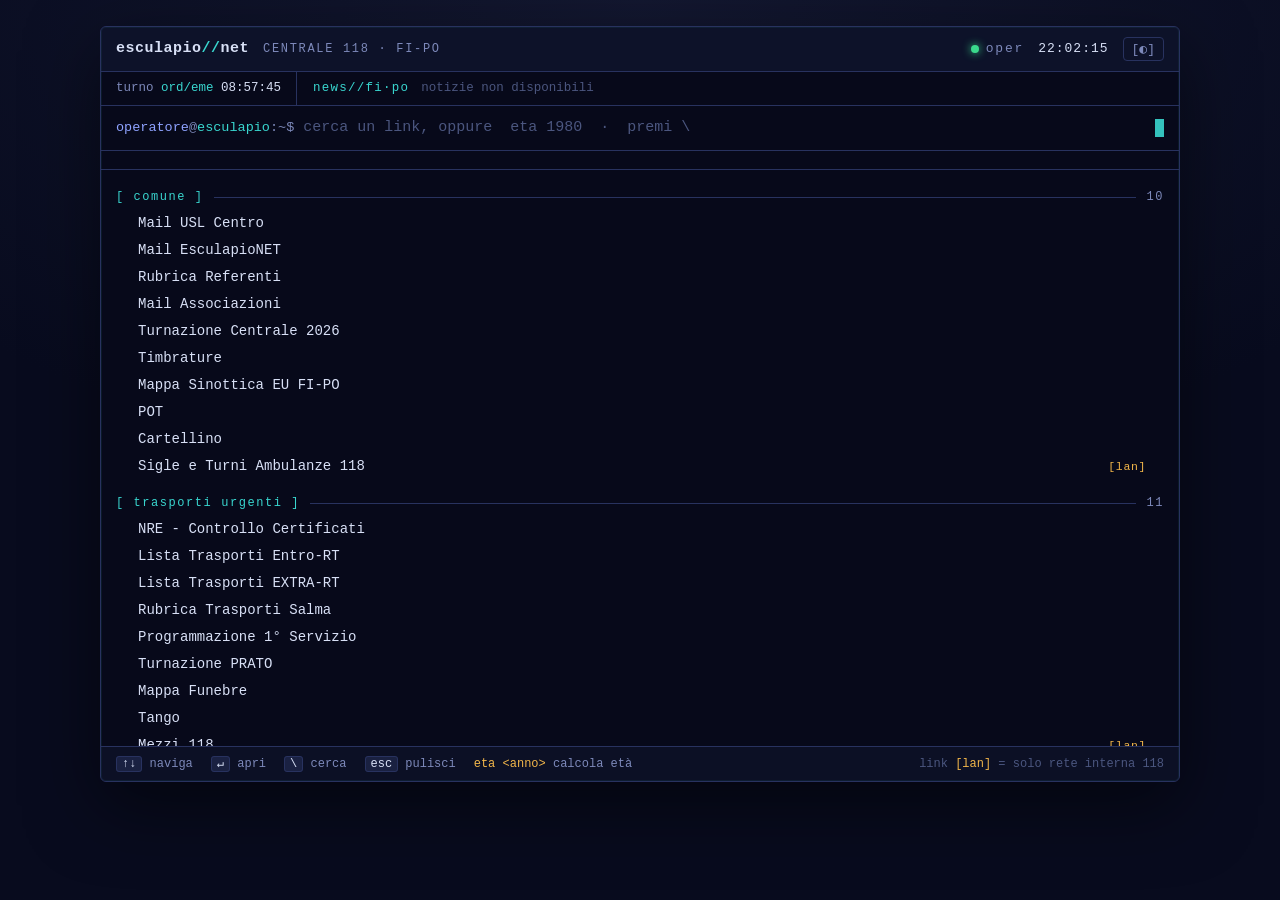
<file: index_terminale.html>
<!doctype html>
<!-- ============================================================
     EsculapioNET — PROPOSTA "TERMINALE OPERATIVO" (di prova)
     File separato: non tocca index.html né index-redesign.html.
============================================================ -->
<html lang="it" data-theme="dark">
<head>
<meta charset="utf-8">
<meta name="viewport" content="width=device-width, initial-scale=1">
<title>esculapio//net · terminale</title>
<link rel="icon" type="image/png" href="favicon.png">
<meta name="robots" content="noindex, nofollow, noarchive, nosnippet, noimageindex">
<meta name="googlebot" content="noindex, nofollow">
<meta name="gptbot" content="noindex">
<meta name="anthropic-ai" content="noindex">
<meta name="ccbot" content="noindex">
<style>
/* ============ TOKENS ============ */
:root{
  --bg:#080b1e; --frame:#28325f; --frame-hi:#3d4d8a;
  --text:#d8e0f6; --dim:#7d89ba; --faint:#4b567f;
  --sel:#141d44; --cyan:#39d6cf; --amber:#f2b64a; --ok:#3ad98c; --brand:#8ea2ff;
  --mono:ui-monospace,"SF Mono",SFMono-Regular,Menlo,Consolas,"Liberation Mono",monospace;
}
[data-theme="light"]{
  --bg:#eceff6; --frame:#c7cee2; --frame-hi:#9aa6cf;
  --text:#0d1430; --dim:#5a6488; --faint:#aab2cf;
  --sel:#dde3f2; --cyan:#0a8f9c; --amber:#8a5e05; --ok:#1a9d5a; --brand:#14208c;
}
*,*::before,*::after{box-sizing:border-box;margin:0;padding:0}
html,body{height:100%}
body{
  background:
    radial-gradient(120% 90% at 50% 0%, color-mix(in srgb,var(--brand) 8%,var(--bg)) 0%, var(--bg) 60%),
    var(--bg);
  color:var(--text);font-family:var(--mono);
  font-size:14px;line-height:1.5;
  padding:clamp(10px,2.4vw,26px);-webkit-font-smoothing:antialiased;
}

/* ============ FRAME ============ */
.term{
  max-width:1080px;margin:0 auto;background:color-mix(in srgb,var(--bg) 86%,#000);
  border:1px solid var(--frame);border-radius:6px;overflow:hidden;
  box-shadow:0 24px 70px rgba(0,0,0,.5),0 0 0 1px color-mix(in srgb,var(--cyan) 8%,transparent) inset;
}
[data-theme="light"] .term{background:#fff;box-shadow:0 18px 50px rgba(16,24,48,.14)}

/* ---- top bar ---- */
.bar{
  display:flex;align-items:center;gap:14px;flex-wrap:wrap;
  padding:10px 15px;border-bottom:1px solid var(--frame);
  background:color-mix(in srgb,var(--frame) 22%,transparent);
}
.title{font-weight:700;letter-spacing:.5px;font-size:15px}
.title .s{color:var(--cyan)}
.bar .sub{color:var(--dim);font-size:12px;letter-spacing:.14em;text-transform:uppercase}
.bar .right{margin-left:auto;display:flex;align-items:center;gap:14px;font-size:13px}
.stat{display:inline-flex;align-items:center;gap:7px;color:var(--dim);letter-spacing:.14em}
.stat .dot{width:8px;height:8px;border-radius:50%;background:var(--ok);box-shadow:0 0 8px var(--ok);animation:blink 1.6s steps(1) infinite}
.clk{color:var(--text);font-variant-numeric:tabular-nums;letter-spacing:1px}
.tbtn{font-family:var(--mono);font-size:13px;color:var(--dim);background:none;border:1px solid var(--frame);border-radius:4px;padding:3px 8px;cursor:pointer;transition:color .12s,border-color .12s}
.tbtn:hover{color:var(--cyan);border-color:var(--frame-hi)}
.tbtn:focus-visible{outline:2px solid var(--cyan);outline-offset:2px}

/* ---- status line (turni + news) ---- */
.status{
  display:flex;align-items:stretch;border-bottom:1px solid var(--frame);
  font-size:12.5px;color:var(--dim);
}
.turni{padding:7px 15px;white-space:nowrap;border-right:1px solid var(--frame);display:flex;gap:14px;align-items:center}
.turni b{color:var(--dim);font-weight:400}
.turni .v{color:var(--text);font-variant-numeric:tabular-nums}
.turni .k{color:var(--cyan)}
.turni .ke{color:var(--amber)}
.news{overflow:hidden;flex:1;display:flex;align-items:center;padding:0 4px}
.news .tag{color:var(--cyan);padding:0 12px;flex:none;letter-spacing:.1em}
.news-vp{overflow:hidden;flex:1}
.news-in{display:inline-block;white-space:nowrap;animation:scroll var(--dur,60s) linear infinite}
.status:hover .news-in{animation-play-state:paused}
.news-in a{color:var(--text);text-decoration:none}
.news-in a:hover{color:var(--cyan)}
.news-in .sep{color:var(--faint);padding:0 22px}

/* ---- prompt ---- */
.prompt{display:flex;align-items:center;gap:9px;padding:12px 15px;border-bottom:1px solid var(--frame)}
.ps1{color:var(--dim);white-space:nowrap;font-size:13.5px}
.ps1 .u{color:var(--brand)}
.ps1 .t{color:var(--cyan)}
#cmd{
  flex:1;background:none;border:none;outline:none;color:var(--text);
  font-family:var(--mono);font-size:15px;caret-color:var(--cyan);padding:0;
}
#cmd::placeholder{color:var(--faint)}
.curs{width:9px;height:18px;background:var(--cyan);flex:none;animation:blink 1.1s steps(1) infinite;opacity:.9}

/* ---- result line (eta / errori) ---- */
.res{padding:9px 15px;border-bottom:1px solid var(--frame);font-size:13.5px;color:var(--cyan)}
.res.err{color:var(--amber)}
.res .p{color:var(--dim)}

/* ---- listing ---- */
.listing{padding:8px 0 6px;max-height:min(64vh,640px);overflow:auto}
.listing::-webkit-scrollbar{width:10px}
.listing::-webkit-scrollbar-thumb{background:var(--frame);border-radius:0}
.sec{margin:6px 0 10px}
.sec-h{display:flex;align-items:center;gap:10px;padding:4px 15px;color:var(--dim);font-size:12px;letter-spacing:.13em}
.sec-h .lbl{color:var(--cyan)}
.sec-h .lbl b{color:var(--dim);font-weight:400}
.sec-h .lead{flex:1;border-top:1px solid var(--frame)}
.sec-h .n{color:var(--dim);font-variant-numeric:tabular-nums}
.row{
  display:flex;align-items:center;gap:10px;padding:3px 15px;
  text-decoration:none;color:var(--text);cursor:pointer;position:relative;
}
.row .mk{width:12px;flex:none;color:var(--cyan);visibility:hidden}
.row .nm{white-space:nowrap;overflow:hidden;text-overflow:ellipsis;font-size:14px}
.row .fl{margin-left:auto;color:var(--amber);font-size:11.5px;letter-spacing:.06em;flex:none}
.row .go{color:var(--cyan);flex:none;visibility:hidden;font-size:13px}
.row.sel{background:var(--sel)}
.row.sel .mk{visibility:visible}
.row.sel .nm{color:#fff}
[data-theme="light"] .row.sel .nm{color:var(--brand)}
.row.sel .go{visibility:visible}
.row:focus-visible{outline:2px solid var(--cyan);outline-offset:-2px}

/* ---- footer hints ---- */
.foot{
  display:flex;gap:18px;flex-wrap:wrap;align-items:center;
  padding:8px 15px;border-top:1px solid var(--frame);color:var(--dim);font-size:12px;
  background:color-mix(in srgb,var(--frame) 16%,transparent);
}
.foot .key{color:var(--text);background:color-mix(in srgb,var(--frame) 50%,transparent);border:1px solid var(--frame);border-radius:3px;padding:0 5px}
.foot .r{margin-left:auto;color:var(--faint)}
.foot .amber{color:var(--amber)}

@keyframes blink{0%,49%{opacity:1}50%,100%{opacity:0}}
@keyframes scroll{0%{transform:translateX(0)}100%{transform:translateX(-50%)}}
@media(prefers-reduced-motion:reduce){
  .curs,.stat .dot{animation:none}
  .news-in{animation:none}
}
@media(max-width:600px){
  body{font-size:13px}
  .turni{white-space:normal}
  .news{display:none}
}
</style>
</head>
<body>
<div class="term" role="application" aria-label="Terminale EsculapioNET">

  <div class="bar">
    <span class="title">esculapio<span class="s">//</span>net</span>
    <span class="sub">centrale 118 · fi-po</span>
    <span class="right">
      <span class="stat"><i class="dot"></i>oper</span>
      <span class="clk" id="clk">--:--:--</span>
      <button class="tbtn" id="theme" aria-label="Cambia tema" title="Tema chiaro/scuro">[◐]</button>
    </span>
  </div>

  <div class="status">
    <div class="turni" id="turni">
      <span id="t-ord"><b>turno</b> <span class="k">ord</span> <span class="v" id="cd-ord">--:--:--</span></span>
      <span id="t-eme"><b></b> <span class="ke">eme</span> <span class="v" id="cd-eme">--:--:--</span></span>
    </div>
    <div class="news" id="news">
      <span class="tag">news//fi·po</span>
      <div class="news-vp"><div class="news-in" id="news-in"><span>caricamento notizie…</span></div></div>
    </div>
  </div>

  <div class="prompt">
    <span class="ps1"><span class="u">operatore</span>@<span class="t">esculapio</span>:~$</span>
    <input id="cmd" type="text" autocomplete="off" spellcheck="false"
           placeholder="cerca un link, oppure  eta 1980  ·  premi \" aria-label="Comando o ricerca">
    <span class="curs" id="curs" aria-hidden="true"></span>
  </div>

  <div class="res hidden" id="res"></div>

  <div class="listing" id="listing"></div>

  <div class="foot">
    <span><span class="key">↑↓</span> naviga</span>
    <span><span class="key">↵</span> apri</span>
    <span><span class="key">\</span> cerca</span>
    <span><span class="key">esc</span> pulisci</span>
    <span><span class="amber">eta &lt;anno&gt;</span> calcola età</span>
    <span class="r">link <span class="amber">[lan]</span> = solo rete interna 118</span>
  </div>

</div>

<script>
/* =========================================================
   DATI — per aggiungere/modificare un link, cambia qui.
   intranet: true  → mostra il flag [lan]
========================================================= */
const SITE_DATA = {
  comune: [
    { label: "Mail USL Centro",             url: "https://webmail.sanita.toscana.it/" },
    { label: "Mail EsculapioNET",           url: "https://outlook.office.com/mail/" },
    { label: "Rubrica Referenti",           url: "https://docs.google.com/spreadsheets/d/1H8Wfi8ccAZC7Pxi_HMVoefFpVOwKfx-bfPtoZnAVQ0Q/edit" },
    { label: "Mail Associazioni",           url: "https://docs.google.com/spreadsheets/d/1vvzBGbQW4WD_JToWUck5UkftfQABUR4donJxbMMWwFg/edit" },
    { label: "Turnazione Centrale 2026",    url: "https://docs.google.com/spreadsheets/d/16Zr8K8RBmMwz36aadtCGwlgUs5nl3WJuriIuNXd1oGY/edit?gid=1201701440#gid=1201701440" },
    { label: "Timbrature",                  url: "https://zgcloud.zeitgroup.com/" },
    { label: "Mappa Sinottica EU FI-PO",    url: "https://www.google.com/maps/d/u/0/viewer?hl=it&ll=43.749161033153946%2C11.223471242045049&z=11&mid=1sL_UeJEQEL1CO2WbPerkVYeALvjpGHY" },
    { label: "POT",                         url: "http://auth.sin.asf.it/login.php" },
    { label: "Cartellino",                  url: "https://zeitgroup2.oltremare.net/oltremare_php/mainnew_2.php?Id=99&prg=aruba" },
    { label: "Sigle e Turni Ambulanze 118", url: "http://intranet.118.asf.locale/index.php/acc-rapido/riga-1/turni-ambulanze-in-stand-by", intranet: true },
  ],
  urgenti: [
    { label: "NRE - Controllo Certificati",    url: "https://ricettatrasporti.sanita.toscana.it/" },
    { label: "Lista Trasporti Entro-RT",       url: "https://docs.google.com/spreadsheets/d/127_ym_5atztWavdqCmabw4qVHaYdo2mbbFNKNcvWoqI/edit" },
    { label: "Lista Trasporti EXTRA-RT",       url: "https://docs.google.com/spreadsheets/d/1JOjGTEOhtfBt7vlznT-giyOKSul2Fo2LSOVdDgfK4Sg/edit" },
    { label: "Rubrica Trasporti Salma",        url: "https://docs.google.com/spreadsheets/d/1mMYw8xa1EZ15YK4cwn6Gw5hADZJ26Xvg3KHUKHpMdyo/edit" },
    { label: "Programmazione 1° Servizio",     url: "https://drive.google.com/drive/u/0/folders/11RbVBLZv6SRwvim9nR2FJZ0ZLYdsBnJ6" },
    { label: "Turnazione PRATO",               url: "https://drive.google.com/file/d/12gCfvRuQjvZ8JhAe3iktxNednAUaXaJP/view" },
    { label: "Mappa Funebre",                  url: "https://www.google.com/maps/d/u/0/viewer?mid=1gxSBjjf9NSwnSZP6SIP4UVVA5cv1m2lY&ll=43.8157963799819%2C11.372541918299275&z=10" },
    { label: "Tango",                          url: "https://drive.google.com/drive/folders/1wT5EIO0WB1u5y_Mlb3jAACSW_7yZPZcN" },
    { label: "Mezzi 118",                      url: "http://192.168.2.123:8080/dump118/", intranet: true },
    { label: "Protocolli CO Firenze",          url: "https://drive.google.com/drive/u/0/folders/1A0L7jA6QkxEHzLL-hyQD50qI-2mwyIq0" },
    { label: "Regolamento Trasporti NRE",      url: "https://drive.google.com/drive/folders/1va72AvaAiL5XAIIMbeYGk5C1e2Su6hQw" },
  ],
  emergenza: [
    { label: "Homepage 118",                    url: "http://intranet.118.asf.locale/", intranet: true },
    { label: "Medical Note Explorer",           url: "https://app118-firenze.uslcentro.toscana.it" },
    { label: "LifeDesk",                        url: "https://checklist118.uslcentro.toscana.it/Consegne.aspx" },
    { label: "DUMP - Guasti",                   url: "http://172.19.19.239/118/guasti.php", intranet: true },
    { label: "Gestione Guasti",                 url: "http://intranet.118.asf.locale/index.php/acc-rapido/3-riga/gestione-guasti-e-richieste-di-assistenza-tecnica", intranet: true },
    { label: "S.A.R.A.",                        url: "https://sara.gruppo-informatico.com/Login.aspx" },
    { label: "Dati Post Chiusura Associazioni", url: "https://datipost118.uslcentro.toscana.it/wdodpc2/" },
    { label: "Codifica Regionale Targhe",       url: "https://docs.google.com/spreadsheets/d/1xYhNJWXpJO4gr1n8AutHg8GxYrp-lQhiw0b0Crm_xz4/edit" },
    { label: "Guida Inserimento Targhe",        url: "https://docs.google.com/presentation/d/1pWAmGdhAOI3tjbaHD-kUvryNpeF4iYnyekaWO2TkfkA/edit" },
    { label: "Tablet Rotti",                    url: "https://docs.google.com/spreadsheets/d/18GeLANtC43_U58puU05W99x3e3Rb6os3jeT6PrBjK7Q/edit" },
    { label: "TuConTi",                         url: "https://tuconti20.amm.telecomitalia.it/" },
    { label: "Cambio Password Dominio",         url: "https://cambiopassword118.uslcentro.toscana.it/" },
  ],
  archivio: [
    { label: "Rubrica Generale 118",         url: "https://docs.google.com/spreadsheets/d/1cDakO5InL3gx95SdUShPwQzJb4EJ5_yH/edit" },
    { label: "WebReparti",                   url: "https://trasportiurgenti.uslcentro.toscana.it/WebReparti/" },
    { label: "WebSer",                       url: "https://trasportiurgenti.uslcentro.toscana.it/WebSer/login.aspx" },
    { label: "Stradario Firenze",            url: "https://opendata.comune.fi.it/?q=metarepo/datasetinfo&id=11430710-56eb-4444-bd6f-c5433155afc5" },
    { label: "Calcolo Preventivo Trasporto", url: "https://docs.google.com/spreadsheets/d/1azZt3nlI9xe-CAygKVDIOY0RmcSSccRod72FGmw-e_Q/edit" },
    { label: "Calendario Notti",             url: "https://drive.google.com/drive/folders/1xp-ToYXze8TUoqQqogHv7v8WChZNQPmn" },
    { label: "Nottante",                     url: "https://webmail.aruba.it/" },
    { label: "Dispatcher Tablet Prova",      url: "https://demo.medicalnote.it" },
    { label: "Decodifica Codice Fiscale",    url: "https://sites.google.com/view/esculapio/link-rapidi/decodifica-codice-fiscale" },
    { label: "Progetto Tablet 118",          url: "https://drive.google.com/drive/folders/1AY0nKpE80wKFR9U8VHDagrNJxI5YsJwu" },
    { label: "Telefonia 118",                url: "https://docs.google.com/document/d/1i_X0fzFMihqFPBHOGHHBeECpWqSZ3_iYJSUjR43YUzw/edit" },
  ],
};
const SECTIONS = [
  ["comune",    "comune"],
  ["urgenti",   "trasporti urgenti"],
  ["emergenza", "emergenza sanitaria"],
  ["archivio",  "archivio"],
];

/* ---- render ---- */
const listing = document.getElementById("listing");
function render(){
  const frag = document.createDocumentFragment();
  for(const [key,label] of SECTIONS){
    const items = SITE_DATA[key]; if(!items?.length) continue;
    const sec = document.createElement("div"); sec.className="sec"; sec.dataset.sec=key;
    const h = document.createElement("div"); h.className="sec-h";
    h.innerHTML = `<span class="lbl">[ ${label} ]</span><span class="lead"></span><span class="n">${items.length}</span>`;
    sec.appendChild(h);
    for(const it of items){
      const a = document.createElement("a");
      a.className="row"; a.href=it.url; a.target="_blank"; a.rel="noopener noreferrer";
      a.dataset.search = it.label.toLowerCase();
      a.innerHTML =
        `<span class="mk">▸</span>`+
        `<span class="nm">${it.label}</span>`+
        (it.intranet ? `<span class="fl">[lan]</span>` : ``)+
        `<span class="go">↵</span>`;
      sec.appendChild(a);
    }
    frag.appendChild(sec);
  }
  listing.appendChild(frag);
}
render();

/* ---- selection / keyboard nav ---- */
const cmd = document.getElementById("cmd");
const res = document.getElementById("res");
let sel = -1;
const rows = () => [...listing.querySelectorAll(".row")].filter(r => r.style.display !== "none");
function paint(){
  const vis = rows();
  listing.querySelectorAll(".row.sel").forEach(r => r.classList.remove("sel"));
  if(sel < 0 || sel >= vis.length){ sel = vis.length ? 0 : -1; }
  if(sel >= 0){ vis[sel].classList.add("sel"); vis[sel].scrollIntoView({block:"nearest"}); }
}
function move(d){
  const n = rows().length; if(!n) return;
  sel = (sel + d + n) % n; paint();
}
function openSel(){
  const vis = rows();
  if(sel >= 0 && vis[sel]) window.open(vis[sel].href, "_blank", "noopener");
}
listing.addEventListener("mousemove", e => {
  const r = e.target.closest(".row"); if(!r) return;
  const vis = rows(); const i = vis.indexOf(r);
  if(i > -1 && i !== sel){ sel = i; paint(); }
});

/* ---- command / filter ---- */
function showRes(msg, err){ res.textContent=""; res.className="res"+(err?" err":""); res.innerHTML=msg; res.classList.remove("hidden"); }
function hideRes(){ res.classList.add("hidden"); }

function eta(anno){
  const oggi = new Date().getFullYear();
  if(isNaN(anno)) return ["input non valido", true];
  if(/^\d{1,2}$/.test(String(anno))){
    const y1=1900+ +anno, y2=2000+ +anno;
    if(y2<=oggi) return [`<span class="p">→</span> ${oggi-y1} anni (n. ${y1}) oppure ${oggi-y2} anni (n. ${y2})`, false];
    anno=y1;
  }
  anno=+anno;
  if(anno>oggi) return ["non lo so Rick… (anno futuro)", true];
  if(anno<1900) return ["… è morto.", true];
  return [`<span class="p">→</span> paziente di <b>${oggi-anno}</b> anni (o li compie quest'anno)`, false];
}

function filter(q){
  let total=0;
  listing.querySelectorAll(".sec").forEach(sec => {
    let n=0;
    sec.querySelectorAll(".row").forEach(r => {
      const show = r.dataset.search.includes(q);
      r.style.display = show ? "" : "none";
      if(show) n++;
    });
    sec.style.display = n ? "" : "none";
    total += n;
  });
  return total;
}

cmd.addEventListener("input", () => {
  const raw = cmd.value.trim();
  const m = raw.match(/^(?::)?et[àa]\s+(.+)$/i);
  if(m){
    filter(" ");            // svuota la lista mentre si è in modalità comando
    const [msg,err] = eta(m[1].trim());
    showRes(msg, err);
    sel = -1;
    return;
  }
  const q = raw.toLowerCase();
  const total = filter(q);
  if(!q){ hideRes(); }
  else if(total===0){ showRes(`nessun link per "<b>${raw}</b>"`, true); }
  else hideRes();
  sel = q ? 0 : -1; paint();
});

document.addEventListener("keydown", e => {
  if(e.key === "\\" && document.activeElement !== cmd){ e.preventDefault(); cmd.focus(); return; }
  if(e.key === "ArrowDown"){ e.preventDefault(); move(1); }
  else if(e.key === "ArrowUp"){ e.preventDefault(); move(-1); }
  else if(e.key === "Enter"){ if(rows().length){ e.preventDefault(); openSel(); } }
  else if(e.key === "Escape"){ cmd.value=""; filter(""); hideRes(); sel=-1; paint(); cmd.blur(); }
});
cmd.focus();

/* ---- theme (chiave dedicata, default dark) ---- */
const root = document.documentElement;
try{ const s=localStorage.getItem("esc-term-theme"); if(s) root.dataset.theme=s; }catch(e){}
document.getElementById("theme").onclick = () => {
  root.dataset.theme = root.dataset.theme==="dark" ? "light" : "dark";
  try{ localStorage.setItem("esc-term-theme", root.dataset.theme); }catch(e){}
};

/* ---- clock + turni ---- */
function hms(s){const h=(s/3600|0),m=(s%3600/60|0),c=s%60;return `${(h+'').padStart(2,'0')}:${(m+'').padStart(2,'0')}:${(c+'').padStart(2,'0')}`;}
function remOrd(d){const t=d.getHours()*3600+d.getMinutes()*60+d.getSeconds();if(t<7*3600)return 7*3600-t;if(t<14*3600)return 14*3600-t;if(t<20*3600)return 20*3600-t;return (24+7)*3600-t;}
function remEme(d){const t=d.getHours()*3600+d.getMinutes()*60+d.getSeconds();if(t<7*3600)return 7*3600-t;if(t<13*3600)return 13*3600-t;if(t<20*3600)return 20*3600-t;return (24+7)*3600-t;}
const tEme=document.getElementById("t-eme"), kOrd=document.querySelector("#t-ord .k");
function tick(){
  const d=new Date();
  document.getElementById("clk").textContent=d.toLocaleTimeString("it-IT");
  const ro=remOrd(d), re=remEme(d), merged=ro===re;
  tEme.style.display = merged ? "none" : "";
  kOrd.textContent = merged ? "ord/eme" : "ord";
  document.getElementById("cd-ord").textContent=hms(ro);
  document.getElementById("cd-eme").textContent=hms(re);
}
tick(); setInterval(tick,1000);

/* ---- news ticker ---- */
async function loadNews(){
  const FEEDS=["https://www.lanazione.it/firenze/rss","https://www.lanazione.it/prato/rss"];
  const inner=document.getElementById("news-in"), wrap=document.getElementById("news");
  const tf=(u,ms)=>{const c=new AbortController();const id=setTimeout(()=>c.abort(),ms);return fetch(u,{signal:c.signal}).finally(()=>clearTimeout(id));};
  const parse=xml=>{const doc=new DOMParser().parseFromString(xml,"text/xml");if(doc.querySelector("parsererror"))throw 0;const ns=[...doc.querySelectorAll("item")].slice(0,8);if(!ns.length)throw 0;return ns.map(n=>({title:(n.querySelector("title")?.textContent||"").trim(),link:n.querySelector("link")?.nextSibling?.nodeValue?.trim()||n.querySelector("link")?.textContent?.trim()||n.querySelector("guid")?.textContent?.trim()||"#",d:new Date(n.querySelector("pubDate")?.textContent||0)})).filter(i=>i.title);};
  async function feed(u){const e=encodeURIComponent(u);
    try{const r=await tf(`https://api.rss2json.com/v1/api.json?rss_url=${e}&count=8`,7000);const j=await r.json();if(j.status==="ok"&&j.items?.length)return j.items.map(i=>({title:(i.title||"").trim(),link:i.link||i.guid||"#",d:new Date(i.pubDate||0)})).filter(i=>i.title);}catch(x){}
    try{const r=await tf(`https://api.allorigins.win/get?url=${e}`,7000);const j=await r.json();if(j?.contents){let x=j.contents;if(x.startsWith("data:")&&x.includes("base64,")){const b=x.split("base64,")[1];x=new TextDecoder("utf-8").decode(Uint8Array.from(atob(b),c=>c.charCodeAt(0)));}return parse(x);}}catch(x){}
    try{const r=await tf(`https://corsproxy.io/?${e}`,7000);return parse(await r.text());}catch(x){}
    return [];
  }
  const rs=await Promise.allSettled(FEEDS.map(feed));
  const items=rs.filter(r=>r.status==="fulfilled"&&r.value.length).flatMap(r=>r.value).sort((a,b)=>b.d-a.d).slice(0,16);
  if(!items.length){ inner.innerHTML=`<span style="color:var(--faint)">notizie non disponibili</span>`; return; }
  const frag=document.createDocumentFragment();
  for(let p=0;p<2;p++) for(const it of items){
    const a=document.createElement("a"); a.href=it.link; a.target="_blank"; a.rel="noopener noreferrer"; a.textContent=it.title;
    frag.appendChild(a);
    const s=document.createElement("span"); s.className="sep"; s.textContent="·"; frag.appendChild(s);
  }
  inner.textContent=""; inner.appendChild(frag);
  wrap.style.setProperty("--dur", Math.max(40, items.reduce((s,i)=>s+i.title.length,0)*0.19)+"s");
}
loadNews(); setInterval(loadNews, 15*60*1000);
</script>
</body>
</html>
</file>
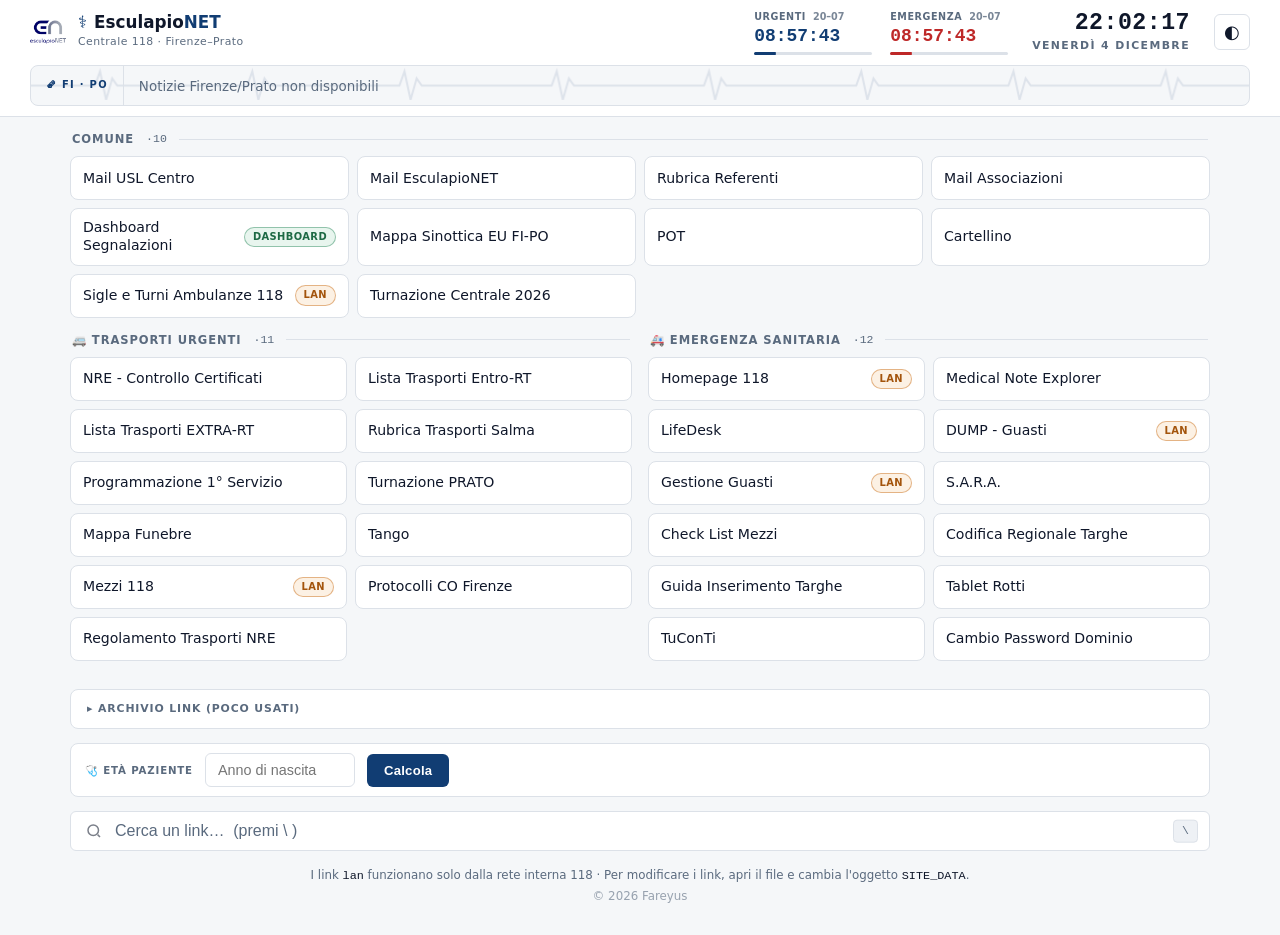
<file: test/stile-dashboard.html>
<!doctype html>
<html lang="it" data-theme="light">
<head>
<meta charset="utf-8">
<meta name="viewport" content="width=device-width, initial-scale=1">
<title>[TEST stile] EsculapioNET · Console link</title>
<link rel="icon" type="image/png" sizes="256x256" href="../favicon.png">
<link rel="apple-touch-icon" sizes="180x180" href="../apple-touch-icon.png">
<meta name="theme-color" content="#e8ecf6" media="(prefers-color-scheme: light)">
<meta name="theme-color" content="#151b31" media="(prefers-color-scheme: dark)">
<meta name="robots" content="noindex, nofollow, noarchive, nosnippet, noimageindex">
<meta name="googlebot" content="noindex, nofollow">
<meta name="google-extended" content="noindex">
<meta name="gptbot" content="noindex">
<meta name="anthropic-ai" content="noindex">
<meta name="claudebot" content="noindex">
<meta name="cohere-ai" content="noindex">
<meta name="perplexitybot" content="noindex">
<meta name="ccbot" content="noindex">
<style>
/* ============ TOKENS ============ */
:root{
  --bg:#f5f7f9; --surface:#ffffff; --surface-2:#eef1f5;
  --ink:#0f172a; --muted:#5a6a7e; --line:#dce1e8;
  --brand:#113d73; --brand-tint:#1b5499; --cyan:#113d73;
  --amber:#c6670f; --amber-ink:#a3540c; --amber-soft:#fcf1e4;
  --danger:#be2828; --ok:#27865a; --ok-ink:#1d6944; --ok-soft:#e8f5ee;
  --console-bg:#ffffff; --console-panel:#f5f7f9; --console-text:#0f172a;
  --console-muted:#5a6a7e; --console-line:#dce1e8; --ecg:#113d73;
  --radius:8px;
  --shadow:none;
  --c-urg:#113d73; --c-eme:#113d73; --c-eme-cd:#be2828;
  --accent:#e6ecf2;
  --focus:#113d73;
}
[data-theme="dark"]{
  --bg:#0f131e; --surface:#181d2a; --surface-2:#1f2634;
  --ink:#eef2f6; --muted:#9eaabb; --line:#28303e;
  --brand:#509eec; --brand-tint:#7ab6f2; --cyan:#509eec;
  --amber:#e8a53f; --amber-ink:#eebb6a; --amber-soft:#2e2411;
  --danger:#e05a5a; --ok:#3fa874; --ok-ink:#5cc28e; --ok-soft:#12291f;
  --console-bg:#181d2a; --console-panel:#0f131e; --console-text:#eef2f6;
  --console-muted:#9eaabb; --console-line:#28303e; --ecg:#509eec;
  --shadow:none;
  --c-urg:#509eec; --c-eme:#509eec; --c-eme-cd:#e05a5a;
  --accent:#2b3342;
  --focus:#509eec;
}
*,*::before,*::after{box-sizing:border-box;margin:0;padding:0}
body{
  background:var(--bg);color:var(--ink);
  font-family:ui-sans-serif,system-ui,-apple-system,"Segoe UI",Roboto,sans-serif;
  -webkit-font-smoothing:antialiased;line-height:1.45;
}
.mono{font-family:ui-monospace,SFMono-Regular,Menlo,Consolas,monospace;font-variant-numeric:tabular-nums}
.wrap{max-width:1200px;margin:0 auto;padding:0 clamp(14px,3vw,30px)}
.sr-only{position:absolute;width:1px;height:1px;padding:0;margin:-1px;overflow:hidden;clip:rect(0 0 0 0);white-space:nowrap;border:0}
:focus-visible{outline:2px solid var(--focus);outline-offset:2px}

/* ============ CONSOLE HEADER ============ */
.console{background:var(--console-bg);color:var(--console-text)}
.console-in{
  display:flex;align-items:center;gap:clamp(12px,2.2vw,24px);flex-wrap:wrap;
  padding:10px clamp(14px,3vw,30px);
}
.brand{display:flex;align-items:center;gap:12px;margin-right:auto}
.brand-logo{height:40px;width:auto;flex:none;border-radius:9px;background:#fff;padding:4px;border:1px solid var(--console-line)}
.wordmark{font-size:1.24rem;font-weight:800;letter-spacing:.2px;line-height:1;display:flex;align-items:center}
.wordmark .mk{color:var(--brand);font-size:1.28rem;margin-right:7px;line-height:1}
.wordmark span{color:var(--brand)}
.tagline{
  font-size:.66rem;font-weight:700;text-transform:uppercase;letter-spacing:.16em;
  color:var(--console-muted);margin-top:6px;
}

/* ---- turni: il tempo è informazione di prima classe ---- */
.shifts{display:flex;gap:18px;flex-wrap:wrap}
.shift{min-width:118px}
.s-top{display:flex;align-items:baseline;gap:7px}
.s-lbl{font-size:.6rem;font-weight:800;text-transform:uppercase;letter-spacing:.12em;color:var(--console-muted);white-space:nowrap}
.s-win{font-size:.6rem;font-weight:700;color:var(--console-muted);opacity:.8;white-space:nowrap}
.s-val{
  font-family:ui-monospace,SFMono-Regular,Menlo,Consolas,monospace;font-variant-numeric:tabular-nums;
  font-size:1.12rem;font-weight:700;line-height:1.15;display:block;margin-top:2px;
}
#shift-urg .s-val{color:var(--c-urg)}
#shift-eme .s-val{color:var(--c-eme-cd)}
.s-bar{display:block;height:3px;border-radius:999px;background:var(--console-line);overflow:hidden;margin-top:5px}
.s-fill{
  display:block;height:100%;width:100%;border-radius:999px;
  transform:scaleX(0);transform-origin:left center;transition:transform 1s linear;
}
#shift-urg .s-fill{background:var(--c-urg)}
#shift-eme .s-fill{background:var(--c-eme-cd)}

.clockbox{text-align:right;line-height:1}
.clk{font-family:ui-monospace,SFMono-Regular,Menlo,Consolas,monospace;font-variant-numeric:tabular-nums;font-size:1.45rem;font-weight:700;letter-spacing:.5px}
.dat{font-size:.68rem;font-weight:700;text-transform:uppercase;letter-spacing:.13em;color:var(--console-muted);margin-top:6px}
.theme{
  width:42px;height:42px;flex:none;border-radius:12px;cursor:pointer;font-size:1.15rem;
  color:var(--console-text);background:var(--console-panel);border:1px solid var(--console-line);
  display:grid;place-items:center;transition:transform .12s,border-color .12s;
}
.theme:hover{border-color:var(--brand-tint);transform:translateY(-1px)}

/* ---- news ticker ---- */
.ticker-wrap{display:flex;align-items:stretch;overflow:hidden;position:relative}
.console .ticker-wrap{
  margin:0 clamp(14px,3vw,30px) 10px;
  background:var(--console-panel);border:1px solid var(--console-line);border-radius:12px;box-shadow:var(--shadow);
}
.ticker-ecg{position:absolute;inset:0;width:100%;height:100%;z-index:0;opacity:.10;pointer-events:none}
[data-theme="dark"] .ticker-ecg{opacity:.18}
.ticker-ecg path{fill:none;stroke:var(--ecg);stroke-width:2}
.ticker-label{
  display:flex;align-items:center;gap:6px;padding:0 15px;flex-shrink:0;position:relative;z-index:1;
  font-size:.62rem;font-weight:800;text-transform:uppercase;letter-spacing:.13em;
  color:var(--c-eme);border-right:1px solid var(--console-line);white-space:nowrap;
}
.ticker-viewport{overflow:hidden;flex:1;padding:8px 15px;position:relative;z-index:1}
.ticker-inner{display:inline-block;white-space:nowrap;animation:ticker var(--ticker-dur,60s) linear infinite}
/* Con lo scorrimento pilotato da requestAnimationFrame l'animazione CSS va
   spenta, altrimenti i due movimenti si sommano. Il keyframe resta come
   fallback se il JS del ticker non parte. */
.ticker-inner.js-scroll{animation:none;will-change:transform}
@keyframes ticker{0%{transform:translateX(0)}100%{transform:translateX(-50%)}}
.ticker-item{font-size:.84rem;padding-right:38px}
.ticker-item a{color:var(--console-text);text-decoration:none}
.ticker-item a:hover{color:var(--c-eme);text-decoration:underline}
.ticker-sep{color:var(--c-eme);opacity:.5;padding-right:38px;font-size:.72rem}

/* ============ MAIN ============ */
main{padding:14px 0 30px}

/* ---- barra ricerca (in fondo) ---- */
.toolbar{margin-bottom:14px}
.search-wrap{position:relative}
.search-wrap>svg{position:absolute;left:15px;top:50%;transform:translateY(-50%);opacity:.55;pointer-events:none}
#search{
  width:100%;padding:13px 92px 13px 44px;border-radius:12px;
  background:var(--surface);border:1px solid var(--line);color:var(--ink);
  font-size:1rem;outline:none;box-shadow:var(--shadow);
  transition:border-color .12s,box-shadow .12s;
}
#search::placeholder{color:var(--muted)}
#search:focus{border-color:var(--focus);box-shadow:0 0 0 3px color-mix(in srgb,var(--focus) 22%,transparent)}
.search-hint{
  position:absolute;right:12px;top:50%;transform:translateY(-50%);
  display:flex;align-items:center;gap:8px;pointer-events:none;
}
.search-hint kbd{
  font-family:ui-monospace,monospace;font-size:.72rem;color:var(--muted);
  border:1px solid var(--line);border-radius:6px;padding:2px 8px;background:var(--surface-2);
}
.search-count{
  font-family:ui-monospace,monospace;font-variant-numeric:tabular-nums;
  font-size:.72rem;font-weight:700;color:var(--muted);white-space:nowrap;
}

/* ---- section head ---- */
.sec{margin-bottom:14px}
.sec-head{display:flex;align-items:center;gap:12px;margin:0 2px 9px}
.tag{
  font-family:ui-monospace,monospace;font-size:.64rem;font-weight:700;text-transform:uppercase;
  letter-spacing:.14em;color:var(--brand);margin:0;
  padding:5px 11px;border-radius:6px;
  background:color-mix(in srgb,var(--brand) 9%,var(--surface));
  border:1px solid color-mix(in srgb,var(--brand) 22%,var(--line));white-space:nowrap;
}
.tag.t-urg{color:var(--c-urg);background:color-mix(in srgb,var(--c-urg) 9%,var(--surface));border-color:color-mix(in srgb,var(--c-urg) 22%,var(--line))}
.tag.t-eme{color:var(--c-eme);background:color-mix(in srgb,var(--c-eme) 9%,var(--surface));border-color:color-mix(in srgb,var(--c-eme) 22%,var(--line))}
.cnt{font-family:ui-monospace,monospace;font-variant-numeric:tabular-nums;font-size:.74rem;color:var(--muted)}
.rule{flex:1;height:1px;background:var(--line)}

/* ---- two-col ---- */
.grid2{display:grid;grid-template-columns:1fr 1fr;gap:16px;margin-bottom:14px}

/* ---- tiles ---- */
.tiles{display:grid;gap:8px;grid-template-columns:repeat(auto-fill,minmax(228px,1fr))}
.grid2 .tiles{grid-template-columns:repeat(auto-fill,minmax(196px,1fr))}
a.tile{
  display:flex;align-items:center;gap:10px;text-decoration:none;color:inherit;
  background:var(--surface);border:1px solid var(--line);border-radius:var(--radius);
  padding:11px 13px;min-height:46px;
  transition:transform .12s,border-color .12s,box-shadow .12s,background-color .12s;
}
a.tile:hover{transform:translateY(-2px);border-color:color-mix(in srgb,var(--focus) 45%,var(--line));box-shadow:var(--shadow)}
a.tile.kbd-active{
  border-color:var(--focus);background:color-mix(in srgb,var(--focus) 8%,var(--surface));
  box-shadow:0 0 0 3px color-mix(in srgb,var(--focus) 20%,transparent);
}
.name{font-size:.9rem;font-weight:600;line-height:1.25;flex:1;min-width:0}
.badge{
  flex:none;font-family:ui-monospace,monospace;font-size:.62rem;font-weight:700;
  text-transform:uppercase;letter-spacing:.06em;padding:3px 7px;border-radius:6px;
}
.badge.lan{background:var(--amber-soft);color:var(--amber-ink);border:1px solid color-mix(in srgb,var(--amber) 45%,transparent)}
.badge.dash{background:var(--ok-soft);color:var(--ok-ink);border:1px solid color-mix(in srgb,var(--ok) 45%,transparent)}

/* ---- archivio ---- */
#archivio{background:var(--surface);border:1px solid var(--line);border-radius:var(--radius);overflow:hidden;margin-bottom:14px;box-shadow:var(--shadow)}
#archivio summary{
  padding:11px 16px;font-family:ui-monospace,monospace;font-size:.68rem;font-weight:700;
  text-transform:uppercase;letter-spacing:.13em;color:var(--muted);cursor:pointer;user-select:none;list-style:none;
}
#archivio summary:focus-visible{outline:2px solid var(--focus);outline-offset:-2px}
#archivio summary::-webkit-details-marker{display:none}
#archivio summary::before{content:"▸  "}
#archivio[open] summary::before{content:"▾  "}
#archivio .tiles{padding:2px 14px 16px}

/* ---- utility: età paziente ---- */
.util{
  display:flex;align-items:center;gap:12px;flex-wrap:wrap;margin-bottom:14px;
  padding:9px 14px;background:var(--surface);border:1px solid var(--line);border-radius:var(--radius);
  box-shadow:var(--shadow);
}
.u-lbl{font-family:ui-monospace,monospace;font-size:.64rem;font-weight:700;text-transform:uppercase;letter-spacing:.13em;color:var(--muted);white-space:nowrap}
.age-input{
  width:150px;padding:8px 12px;border-radius:9px;border:1px solid var(--line);
  background:var(--surface-2);color:var(--ink);font-size:.9rem;outline:none;transition:border-color .12s;
  -moz-appearance:textfield;appearance:textfield;
}
.age-input::-webkit-outer-spin-button,.age-input::-webkit-inner-spin-button{-webkit-appearance:none;margin:0}
.age-input:focus{border-color:var(--focus)}
.age-btn{
  padding:8px 16px;border-radius:9px;border:1px solid transparent;cursor:pointer;
  background:var(--brand);color:#fff;font-size:.82rem;font-weight:700;letter-spacing:.02em;
  transition:opacity .12s,transform .12s;white-space:nowrap;
}
[data-theme="dark"] .age-btn{color:#08122e}
.age-btn:hover{opacity:.88;transform:translateY(-1px)}
.age-result{font-size:.9rem;font-weight:600;color:var(--ink);flex:1;min-width:140px}
.age-result.err{color:var(--danger)}

/* ---- misc ---- */
.empty{text-align:center;color:var(--muted);padding:48px 0;font-size:.95rem}
.hidden{display:none!important}
footer{margin-top:6px;text-align:center;color:var(--muted);font-size:.74rem;line-height:1.7}
footer code{font-family:ui-monospace,monospace;color:var(--ink)}
.credit{opacity:.6}

/* ---- responsive ---- */
@media(max-width:860px){
  .clockbox{display:none}
}
@media(max-width:640px){
  .grid2{grid-template-columns:1fr}
  .console-in{gap:12px 10px}
  .shifts{width:100%;order:2;gap:14px}
  .shift{flex:1;min-width:0}
  .search-hint kbd{display:none}
  #search{padding-right:64px}
}
@media(prefers-reduced-motion:reduce){*{animation:none!important;transition:none!important}}

/* ============ STILE DASHBOARD (override) ============
   Elementi grafici e colori della Dashboard Segnalazioni (shadcn):
   superfici piatte con bordo sottile, raggio 8px, nessuna ombra né sollevamento,
   etichette di sezione sobrie, pulsante primario pieno, badge a pillola. */
.console{border-bottom:1px solid var(--line)}
.brand-logo{height:36px;border-radius:6px;padding:0;border:0;background:transparent}
.wordmark{font-size:1.05rem;font-weight:600;letter-spacing:0}
.wordmark .mk{font-size:1.05rem}
.tagline{font-size:.68rem;font-weight:500;letter-spacing:.04em;text-transform:none;margin-top:3px}
.s-lbl{font-weight:600;letter-spacing:.06em}
.s-val{font-weight:600}
.theme{border-radius:6px;width:36px;height:36px;background:var(--surface)}
.theme:hover{background:var(--accent);border-color:var(--line);transform:none}
.console .ticker-wrap{border-radius:var(--radius);box-shadow:none}
.ticker-label{font-weight:600;color:var(--brand)}
.ticker-sep,.ticker-item a:hover{color:var(--brand)}
/* ricerca */
#search{border-radius:6px;box-shadow:none;padding-top:10px;padding-bottom:10px}
#search:focus{box-shadow:0 0 0 2px color-mix(in srgb,var(--focus) 25%,transparent)}
.search-hint kbd{border-radius:4px}
/* etichette sezione: testo muted maiuscolo, niente chip colorati */
.tag,.tag.t-urg,.tag.t-eme{
  color:var(--muted);background:transparent;border:0;padding:0;border-radius:0;
  font-family:inherit;font-size:.72rem;font-weight:600;letter-spacing:.08em;
}
.cnt{font-size:.72rem}
/* tile = riga/card della dashboard */
a.tile{border-radius:var(--radius);box-shadow:none;padding:10px 12px;min-height:44px}
a.tile:hover{transform:none;background:var(--accent);border-color:var(--line);box-shadow:none}
a.tile:hover .name{color:var(--brand)}
a.tile.kbd-active{background:color-mix(in srgb,var(--brand) 10%,var(--surface));border-color:var(--brand);box-shadow:none}
.name{font-weight:500;font-size:.88rem}
/* badge a pillola */
.badge{font-family:inherit;border-radius:999px;padding:2px 8px;font-weight:600;letter-spacing:.04em}
/* archivio e utilità */
#archivio{box-shadow:none;border-radius:var(--radius)}
#archivio summary{font-family:inherit;font-weight:600;letter-spacing:.08em}
.util{box-shadow:none;border-radius:var(--radius)}
.u-lbl{font-family:inherit;font-weight:600;letter-spacing:.08em}
.age-input{border-radius:6px;background:var(--surface)}
.age-btn{border-radius:6px;font-weight:600}
.age-btn:hover{opacity:.9;transform:none}
</style>
</head>
<body>

<h1 class="sr-only">EsculapioNET · console link Centrale 118 Firenze–Prato</h1>

<!-- ===== CONSOLE HEADER ===== -->
<header class="console">
  <div class="console-in">
    <div class="brand">
      <img class="brand-logo" src="../logo.png" alt="">
      <div>
        <div class="wordmark"><span class="mk" aria-hidden="true">⚕</span>Esculapio<span>NET</span></div>
        <div class="tagline">Centrale 118 · Firenze–Prato</div>
      </div>
    </div>

    <div class="shifts">
      <div class="shift" id="shift-urg">
        <div class="s-top"><span class="s-lbl">Urgenti</span><span class="s-win" id="win-urg">—</span></div>
        <span class="s-val mono" id="cd-urg">--:--:--</span>
        <span class="s-bar"><span class="s-fill" id="bar-urg"></span></span>
      </div>
      <div class="shift" id="shift-eme">
        <div class="s-top"><span class="s-lbl">Emergenza</span><span class="s-win" id="win-eme">—</span></div>
        <span class="s-val mono" id="cd-eme">--:--:--</span>
        <span class="s-bar"><span class="s-fill" id="bar-eme"></span></span>
      </div>
    </div>

    <div class="clockbox">
      <div class="clk" id="clk">--:--:--</div>
      <div class="dat" id="dat">—</div>
    </div>
    <button class="theme" id="theme-btn" title="Tema chiaro/scuro" aria-label="Cambia tema">◐</button>
  </div>

  <!-- News, con elettrocardiogramma di sfondo -->
  <div class="ticker-wrap" id="ticker-wrap">
    <svg class="ticker-ecg" viewBox="0 0 1200 44" preserveAspectRatio="xMidYMid slice" aria-hidden="true">
      <defs>
        <pattern id="hb" width="150" height="44" patternUnits="userSpaceOnUse">
          <path d="M0 22 H52 L58 22 L63 22 L68 8 L74 36 L80 15 L85 22 L92 22 H150"/>
        </pattern>
      </defs>
      <rect width="1200" height="44" fill="url(#hb)"/>
    </svg>
    <div class="ticker-label">🗞 FI · PO</div>
    <div class="ticker-viewport">
      <div class="ticker-inner" id="ticker-inner">
        <span class="ticker-item" style="color:var(--console-muted)">Caricamento notizie…</span>
      </div>
    </div>
  </div>
</header>

<!-- ===== MAIN ===== -->
<main>
  <div class="wrap">

    <p class="empty hidden" id="no-results">Nessun link trovato. Prova un altro termine.</p>

    <!-- COMUNE -->
    <section class="sec" id="section-comune" aria-labelledby="h-comune">
      <div class="sec-head">
        <h2 class="tag" id="h-comune">Comune</h2>
        <span class="cnt" id="count-comune"></span>
        <span class="rule"></span>
      </div>
      <div class="tiles" id="links-comune"></div>
    </section>

    <!-- URGENTI + EMERGENZA -->
    <div class="grid2" id="sections-grid">
      <section class="sec" id="section-urgenti" aria-labelledby="h-urgenti">
        <div class="sec-head">
          <h2 class="tag t-urg" id="h-urgenti">🚐 Trasporti Urgenti</h2>
          <span class="cnt" id="count-urgenti"></span>
          <span class="rule"></span>
        </div>
        <div class="tiles" id="links-urgenti"></div>
      </section>
      <section class="sec" id="section-emergenza" aria-labelledby="h-emergenza">
        <div class="sec-head">
          <h2 class="tag t-eme" id="h-emergenza">🚑 Emergenza Sanitaria</h2>
          <span class="cnt" id="count-emergenza"></span>
          <span class="rule"></span>
        </div>
        <div class="tiles" id="links-emergenza"></div>
      </section>
    </div>

    <!-- ARCHIVIO -->
    <details id="archivio">
      <summary>Archivio link (poco usati)</summary>
      <div class="tiles" id="links-archivio"></div>
    </details>

    <!-- ETÀ PAZIENTE -->
    <div class="util">
      <span class="u-lbl" id="age-lbl">🩺 Età paziente</span>
      <input class="age-input" type="number" id="birthYear" placeholder="Anno di nascita" min="1900" max="2099" aria-labelledby="age-lbl">
      <button class="age-btn" id="age-calc-btn">Calcola</button>
      <span class="age-result" id="age-result" aria-live="polite"></span>
    </div>

    <!-- RICERCA (in fondo) -->
    <div class="toolbar" id="toolbar">
      <div class="search-wrap">
        <svg width="18" height="18" viewBox="0 0 24 24" fill="none" stroke="currentColor" stroke-width="2" aria-hidden="true"><circle cx="11" cy="11" r="7"/><path d="m20 20-3.2-3.2"/></svg>
        <input id="search" type="search" placeholder="Cerca un link…  (premi \ )" autocomplete="off" aria-label="Cerca tra i link" aria-describedby="search-count">
        <div class="search-hint">
          <span class="search-count" id="search-count" aria-live="polite"></span>
          <kbd>\</kbd>
        </div>
      </div>
    </div>

    <footer>
      I link <code>lan</code> funzionano solo dalla rete interna 118 ·
      Per modificare i link, apri il file e cambia l'oggetto <code>SITE_DATA</code>.
      <br><span class="credit">© 2026 Fareyus</span>
    </footer>

  </div>
</main>

<script>
/* =========================================================
   DATI — per aggiungere/modificare un link, cambia qui.
   intranet: true   → badge "lan" (solo da rete interna)
   dashboard: true  → badge "dashboard"
========================================================= */
const SITE_DATA = {
  comune: [
    { label: "Mail USL Centro",             url: "https://webmail.sanita.toscana.it/" },
    { label: "Mail EsculapioNET",           url: "https://outlook.office.com/mail/" },
    { label: "Rubrica Referenti",           url: "https://docs.google.com/spreadsheets/d/1H8Wfi8ccAZC7Pxi_HMVoefFpVOwKfx-bfPtoZnAVQ0Q/edit" },
    { label: "Mail Associazioni",           url: "https://docs.google.com/spreadsheets/d/1vvzBGbQW4WD_JToWUck5UkftfQABUR4donJxbMMWwFg/edit" },
    { label: "Dashboard Segnalazioni",      url: "https://monitor118-tecnici.devicloud.me", dashboard: true },
    { label: "Mappa Sinottica EU FI-PO",    url: "https://www.google.com/maps/d/u/0/viewer?hl=it&ll=43.749161033153946%2C11.223471242045049&z=11&mid=1sL_UeJEQEL1CO2WbPerkVYeALvjpGHY" },
    { label: "POT",                         url: "http://auth.sin.asf.it/login.php" },
    { label: "Cartellino",                  url: "https://zeitgroup2.oltremare.net/oltremare_php/mainnew_2.php?Id=99&prg=aruba" },
    { label: "Sigle e Turni Ambulanze 118", url: "http://intranet.118.asf.locale/index.php/acc-rapido/riga-1/turni-ambulanze-in-stand-by", intranet: true },
    { label: "Turnazione Centrale 2026",    url: "https://docs.google.com/spreadsheets/d/16Zr8K8RBmMwz36aadtCGwlgUs5nl3WJuriIuNXd1oGY/edit?gid=1324590940#gid=1324590940" },
  ],
  urgenti: [
    { label: "NRE - Controllo Certificati",    url: "https://ricettatrasporti.sanita.toscana.it/" },
    { label: "Lista Trasporti Entro-RT",       url: "https://docs.google.com/spreadsheets/d/127_ym_5atztWavdqCmabw4qVHaYdo2mbbFNKNcvWoqI/edit" },
    { label: "Lista Trasporti EXTRA-RT",       url: "https://docs.google.com/spreadsheets/d/1JOjGTEOhtfBt7vlznT-giyOKSul2Fo2LSOVdDgfK4Sg/edit" },
    { label: "Rubrica Trasporti Salma",        url: "https://docs.google.com/spreadsheets/d/1mMYw8xa1EZ15YK4cwn6Gw5hADZJ26Xvg3KHUKHpMdyo/edit" },
    { label: "Programmazione 1° Servizio",     url: "https://drive.google.com/drive/u/0/folders/11RbVBLZv6SRwvim9nR2FJZ0ZLYdsBnJ6" },
    { label: "Turnazione PRATO",               url: "https://drive.google.com/file/d/12gCfvRuQjvZ8JhAe3iktxNednAUaXaJP/view" },
    { label: "Mappa Funebre",                  url: "https://www.google.com/maps/d/u/0/viewer?mid=1gxSBjjf9NSwnSZP6SIP4UVVA5cv1m2lY&ll=43.8157963799819%2C11.372541918299275&z=10" },
    { label: "Tango",                          url: "https://drive.google.com/drive/folders/1wT5EIO0WB1u5y_Mlb3jAACSW_7yZPZcN" },
    { label: "Mezzi 118",                      url: "http://192.168.2.123:8080/dump118/", intranet: true },
    { label: "Protocolli CO Firenze",          url: "https://drive.google.com/drive/u/0/folders/1A0L7jA6QkxEHzLL-hyQD50qI-2mwyIq0" },
    { label: "Regolamento Trasporti NRE",      url: "https://drive.google.com/drive/folders/1va72AvaAiL5XAIIMbeYGk5C1e2Su6hQw" },
  ],
  emergenza: [
    { label: "Homepage 118",                    url: "http://intranet.118.asf.locale/", intranet: true },
    { label: "Medical Note Explorer",           url: "https://app118-firenze.uslcentro.toscana.it" },
    { label: "LifeDesk",                        url: "https://checklist118.uslcentro.toscana.it/Consegne.aspx" },
    { label: "DUMP - Guasti",                   url: "http://172.19.19.239/118/guasti.php", intranet: true },
    { label: "Gestione Guasti",                 url: "http://intranet.118.asf.locale/index.php/acc-rapido/3-riga/gestione-guasti-e-richieste-di-assistenza-tecnica", intranet: true },
    { label: "S.A.R.A.",                        url: "https://sara.gruppo-informatico.com/Login.aspx" },
    { label: "Check List Mezzi",                url: "https://docs.google.com/spreadsheets/d/1M39UlgZYN-LDx6kuh547hATbSgf4kVj5vpn7rNbguvM/edit?usp=sharing" },
    { label: "Codifica Regionale Targhe",       url: "https://docs.google.com/spreadsheets/d/1xYhNJWXpJO4gr1n8AutHg8GxYrp-lQhiw0b0Crm_xz4/edit" },
    { label: "Guida Inserimento Targhe",        url: "https://docs.google.com/presentation/d/1pWAmGdhAOI3tjbaHD-kUvryNpeF4iYnyekaWO2TkfkA/edit" },
    { label: "Tablet Rotti",                    url: "https://docs.google.com/spreadsheets/d/18GeLANtC43_U58puU05W99x3e3Rb6os3jeT6PrBjK7Q/edit" },
    { label: "TuConTi",                         url: "https://tuconti20.amm.telecomitalia.it/" },
    { label: "Cambio Password Dominio",         url: "https://cambiopassword118.uslcentro.toscana.it/" },
  ],
  archivio: [
    { label: "Rubrica Generale 118",         url: "https://docs.google.com/spreadsheets/d/1cDakO5InL3gx95SdUShPwQzJb4EJ5_yH/edit" },
    { label: "WebReparti",                   url: "https://trasportiurgenti.uslcentro.toscana.it/WebReparti/" },
    { label: "WebSer",                       url: "https://trasportiurgenti.uslcentro.toscana.it/WebSer/login.aspx" },
    { label: "Stradario Firenze",            url: "https://opendata.comune.fi.it/?q=metarepo/datasetinfo&id=11430710-56eb-4444-bd6f-c5433155afc5" },
    { label: "Calcolo Preventivo Trasporto", url: "https://docs.google.com/spreadsheets/d/1azZt3nlI9xe-CAygKVDIOY0RmcSSccRod72FGmw-e_Q/edit" },
    { label: "Calendario Notti",             url: "https://drive.google.com/drive/folders/1xp-ToYXze8TUoqQqogHv7v8WChZNQPmn" },
    { label: "Nottante",                     url: "https://webmail.aruba.it/" },
    { label: "Dispatcher Tablet Prova",      url: "https://demo.medicalnote.it" },
    { label: "Decodifica Codice Fiscale",    url: "https://sites.google.com/view/esculapio/link-rapidi/decodifica-codice-fiscale" },
    { label: "Progetto Tablet 118",          url: "https://drive.google.com/drive/folders/1AY0nKpE80wKFR9U8VHDagrNJxI5YsJwu" },
    { label: "Telefonia 118",                url: "https://docs.google.com/document/d/1i_X0fzFMihqFPBHOGHHBeECpWqSZ3_iYJSUjR43YUzw/edit" },
    { label: "Timbrature",                   url: "https://zgcloud.zeitgroup.com/" },
  ],
};

/* ---- render ---- */
function makeTile({label,url,intranet,dashboard}){
  const a = document.createElement("a");
  a.className = "tile";
  a.href = url; a.target = "_blank"; a.rel = "noopener noreferrer";
  // ricerca anche sull'host: "google", "toscana", "drive" trovano il link giusto
  let host = "";
  try{ host = new URL(url, location.href).hostname.replace(/^www\./,""); }catch(e){}
  a.dataset.search = (label + " " + host).toLowerCase();
  const name = document.createElement("span");
  name.className = "name"; name.textContent = label;
  a.appendChild(name);
  if(intranet){
    const b = document.createElement("span");
    b.className = "badge lan"; b.textContent = "lan";
    b.title = "Raggiungibile solo dalla rete interna 118";
    a.appendChild(b);
  }
  if(dashboard){
    const b = document.createElement("span");
    b.className = "badge dash"; b.textContent = "dashboard";
    a.appendChild(b);
  }
  return a;
}
function renderSection(id,links){ const el=document.getElementById(id); links.forEach(l=>el.appendChild(makeTile(l))); }
function setCount(id,n){ const el=document.getElementById(id); if(el) el.textContent="·"+n; }

renderSection("links-comune",    SITE_DATA.comune);
renderSection("links-urgenti",   SITE_DATA.urgenti);
renderSection("links-emergenza", SITE_DATA.emergenza);
renderSection("links-archivio",  SITE_DATA.archivio);
setCount("count-comune",    SITE_DATA.comune.length);
setCount("count-urgenti",   SITE_DATA.urgenti.length);
setCount("count-emergenza", SITE_DATA.emergenza.length);

/* ---- search / filter ---- */
const searchEl  = document.getElementById("search");
const countEl   = document.getElementById("search-count");
const noResults = document.getElementById("no-results");
let kbdIndex = -1;

function filterGrid(gridId,q){
  let n=0;
  document.getElementById(gridId).querySelectorAll(".tile").forEach(el=>{
    const show = el.dataset.search.includes(q);
    el.classList.toggle("hidden", !show);
    if(show) n++;
  });
  return n;
}
function showAll(){
  ["section-comune","section-urgenti","section-emergenza","archivio","sections-grid"].forEach(id=>{
    document.getElementById(id).classList.remove("hidden");
  });
  document.querySelectorAll(".tile").forEach(el=>el.classList.remove("hidden"));
}
function visibleTiles(){
  return [...document.querySelectorAll(".tile")].filter(el=>{
    if(el.classList.contains("hidden")) return false;
    const arch = el.closest("#archivio");
    if(arch && !arch.open) return false;
    return el.closest(".sec, #archivio") && !el.closest(".hidden");
  });
}
function unmarkKbd(){
  document.querySelectorAll(".tile.kbd-active").forEach(el=>el.classList.remove("kbd-active"));
}
function clearKbd(){ kbdIndex = -1; unmarkKbd(); }
function moveKbd(delta){
  const tiles = visibleTiles();
  if(!tiles.length) return;
  unmarkKbd();
  kbdIndex = (kbdIndex + delta + tiles.length) % tiles.length;
  const t = tiles[kbdIndex];
  t.classList.add("kbd-active");
  t.scrollIntoView({block:"nearest"});
}
function filterLinks(q){
  clearKbd();
  if(!q){
    showAll();
    document.getElementById("archivio").removeAttribute("open");
    noResults.classList.add("hidden");
    countEl.textContent = "";
    return;
  }
  let total=0;
  const comune=filterGrid("links-comune",q);
  document.getElementById("section-comune").classList.toggle("hidden", !comune);
  total+=comune;
  const urgenti=filterGrid("links-urgenti",q), emergenza=filterGrid("links-emergenza",q);
  document.getElementById("section-urgenti").classList.toggle("hidden", !urgenti);
  document.getElementById("section-emergenza").classList.toggle("hidden", !emergenza);
  document.getElementById("sections-grid").classList.toggle("hidden", !(urgenti||emergenza));
  total+=urgenti+emergenza;
  const arch=filterGrid("links-archivio",q), archivio=document.getElementById("archivio");
  archivio.classList.toggle("hidden", !arch);
  if(arch){ archivio.setAttribute("open",""); total+=arch; }
  noResults.classList.toggle("hidden", total>0);
  countEl.textContent = total ? total+(total===1?" risultato":" risultati") : "";
  if(total) moveKbd(1); // il primo risultato è già pronto: Invio lo apre
}
searchEl.addEventListener("input", e=>filterLinks(e.target.value.trim().toLowerCase()));
searchEl.addEventListener("keydown", e=>{
  if(e.key==="Enter"){
    const t = document.querySelector(".tile.kbd-active") || visibleTiles()[0];
    if(t){ e.preventDefault(); window.open(t.href,"_blank","noopener"); }
  } else if(e.key==="ArrowDown"){ e.preventDefault(); moveKbd(1); }
  else if(e.key==="ArrowUp"){ e.preventDefault(); moveKbd(-1); }
});
document.addEventListener("keydown", e=>{
  if(e.key==="\\" && document.activeElement!==searchEl){
    e.preventDefault(); searchEl.focus(); searchEl.select();
    searchEl.scrollIntoView({block:"center",behavior:"smooth"});
  } else if(e.key==="Escape" && document.activeElement===searchEl){
    searchEl.value=""; filterLinks(""); searchEl.blur();
  }
});

/* ---- età paziente ---- */
(function(){
  const input=document.getElementById("birthYear"), result=document.getElementById("age-result");
  function mostraEta(anno,oggi){
    if(anno>oggi){ result.textContent="Non lo so Rick..."; result.classList.add("err"); }
    else if(anno<1900){ result.textContent="… è morto."; result.classList.add("err"); }
    else result.textContent=`Ha ${oggi-anno} anni (o li compirà quest'anno).`;
  }
  function calcola(){
    const raw=input.value.trim(), oggi=new Date().getFullYear();
    result.className="age-result";
    if(!raw){ result.textContent="Inserisci un anno."; result.classList.add("err"); return; }
    const num=parseInt(raw,10);
    if(isNaN(num)||num<0){ result.textContent="Non lo so Rick..."; result.classList.add("err"); return; }
    if(/^\d{1,2}$/.test(raw)){
      const y1=1900+num, y2=2000+num;
      if(y2>oggi) mostraEta(y1,oggi);
      else result.textContent=`Ha ${oggi-y1} anni (n. ${y1}) o ${oggi-y2} anni (n. ${y2}).`;
      return;
    }
    mostraEta(num,oggi);
  }
  document.getElementById("age-calc-btn").addEventListener("click",calcola);
  input.addEventListener("keydown",e=>{ if(e.key==="Enter") calcola(); });
})();

/* ---- theme ---- */
const root=document.documentElement;
try{ const s=localStorage.getItem("esc-theme"); if(s) root.dataset.theme=s; }catch(e){}
document.getElementById("theme-btn").onclick=()=>{
  root.dataset.theme = root.dataset.theme==="dark" ? "light" : "dark";
  try{ localStorage.setItem("esc-theme", root.dataset.theme); }catch(e){}
};

/* ---- turni ----
   Cambi turno espressi in ore. Notte = ultimo cambio → primo del giorno dopo. */
const SHIFT_URG = [7,14,20];   // Trasporti Urgenti
const SHIFT_EME = [7,13,20];   // Emergenza Sanitaria

function shiftInfo(d, bounds){
  const t = d.getHours()*3600 + d.getMinutes()*60 + d.getSeconds();
  const b = bounds.map(h=>h*3600), DAY = 86400;
  let start, end;
  if(t < b[0]){ start = b[b.length-1] - DAY; end = b[0]; }
  else{
    let i = b.length - 1;
    while(i > 0 && t < b[i]) i--;
    start = b[i];
    end   = (i === b.length-1) ? b[0] + DAY : b[i+1];
  }
  const hh = s => String(Math.floor(((s%DAY)+DAY)%DAY/3600)).padStart(2,"0");
  return { rem:end-t, progress:(t-start)/(end-start), window:`${hh(start)}–${hh(end)}` };
}
function secsToHMS(s){
  const h=Math.floor(s/3600), m=Math.floor((s%3600)/60), sc=s%60;
  return `${String(h).padStart(2,"0")}:${String(m).padStart(2,"0")}:${String(sc).padStart(2,"0")}`;
}

/* ---- clock + turni ---- */
function tick(){
  const d=new Date();
  document.getElementById("clk").textContent = d.toLocaleTimeString("it-IT");
  document.getElementById("dat").textContent = d.toLocaleDateString("it-IT",{weekday:"long",day:"numeric",month:"long"});

  const urg = shiftInfo(d, SHIFT_URG), eme = shiftInfo(d, SHIFT_EME);
  document.getElementById("cd-urg").textContent = secsToHMS(urg.rem);
  document.getElementById("cd-eme").textContent = secsToHMS(eme.rem);
  document.getElementById("win-urg").textContent = urg.window;
  document.getElementById("win-eme").textContent = eme.window;
  document.getElementById("bar-urg").style.transform = `scaleX(${urg.progress.toFixed(4)})`;
  document.getElementById("bar-eme").style.transform = `scaleX(${eme.progress.toFixed(4)})`;
}
tick(); setInterval(tick,1000);

/* ---- news ticker ---- */
let tickerRO=null;
async function loadTicker(){
  const FEEDS=["https://www.lanazione.it/firenze/rss","https://www.lanazione.it/prato/rss"];
  const inner=document.getElementById("ticker-inner"), wrap=document.getElementById("ticker-wrap");
  function tFetch(url,ms){ const ctrl=new AbortController(); const tid=setTimeout(()=>ctrl.abort(),ms); return fetch(url,{signal:ctrl.signal}).finally(()=>clearTimeout(tid)); }
  function parseXml(xml){
    const doc=new DOMParser().parseFromString(xml,"text/xml");
    if(doc.querySelector("parsererror")) throw new Error("xml");
    const nodes=[...doc.querySelectorAll("item")].slice(0,8);
    if(!nodes.length) throw new Error("empty");
    return nodes.map(n=>({
      title:(n.querySelector("title")?.textContent||"").trim(),
      link:n.querySelector("link")?.nextSibling?.nodeValue?.trim()||n.querySelector("link")?.textContent?.trim()||n.querySelector("guid")?.textContent?.trim()||"#",
      pubDate:new Date(n.querySelector("pubDate")?.textContent||0),
    })).filter(i=>i.title);
  }
  async function fetchFeed(feedUrl){
    const enc=encodeURIComponent(feedUrl);
    /* NB: il parametro count di rss2json richiede una API key -> non usarlo */
    try{ const res=await tFetch(`https://api.rss2json.com/v1/api.json?rss_url=${enc}`,8000); const data=await res.json();
      if(data.status==="ok"&&data.items?.length) return data.items.slice(0,8).map(i=>({title:(i.title||"").trim(),link:i.link||i.guid||"#",pubDate:new Date(i.pubDate||0)})).filter(i=>i.title);
    }catch(e){}
    try{ const res=await tFetch(`https://api.allorigins.win/raw?url=${enc}`,12000); return parseXml(await res.text()); }catch(e){}
    try{ const res=await tFetch(`https://api.allorigins.win/get?url=${enc}`,12000); const data=await res.json();
      if(data?.contents){ let xml=data.contents;
        if(xml.startsWith("data:")&&xml.includes("base64,")){ const b64=xml.split("base64,")[1]; const bytes=Uint8Array.from(atob(b64),c=>c.charCodeAt(0)); xml=new TextDecoder("utf-8").decode(bytes); }
        return parseXml(xml);
      }
    }catch(e){}
    try{ const res=await tFetch(`https://corsproxy.io/?url=${enc}`,8000); return parseXml(await res.text()); }catch(e){}
    return [];
  }
  const results=await Promise.allSettled(FEEDS.map(f=>fetchFeed(f)));
  const items=results.filter(r=>r.status==="fulfilled"&&r.value.length).flatMap(r=>r.value).sort((a,b)=>b.pubDate-a.pubDate).slice(0,16);
  if(!items.length){ inner.innerHTML=`<span class="ticker-item" style="color:var(--console-muted)">Notizie Firenze/Prato non disponibili</span>`; return; }
  const frag=document.createDocumentFragment();
  for(let pass=0;pass<2;pass++){
    for(const {title,link} of items){
      const s=document.createElement("span"); s.className="ticker-item";
      const a=document.createElement("a"); a.href=link; a.target="_blank"; a.rel="noopener noreferrer"; a.textContent=title;
      s.appendChild(a); frag.appendChild(s);
      const sep=document.createElement("span"); sep.className="ticker-sep"; sep.textContent="◆"; frag.appendChild(sep);
    }
  }
  inner.textContent=""; inner.appendChild(frag);
  /* Durata di riserva per il keyframe CSS, usata solo se il JS non parte:
     va calcolata sulla larghezza reale, non sul numero di caratteri, o su
     monitor larghi lo scorrimento diventa impercettibile. */
  const setDur=()=>{
    const half=inner.scrollWidth/2;
    if(half) wrap.style.setProperty("--ticker-dur", Math.max(30, half/TICKER_SPEED).toFixed(1)+"s");
  };
  setDur();
  if(window.ResizeObserver){
    tickerRO?.disconnect();
    tickerRO=new ResizeObserver(setDur);
    tickerRO.observe(wrap);
  }
  startTickerScroll(inner);
}

/* Scorrimento pilotato da requestAnimationFrame invece che dall'animazione
   CSS: su alcune postazioni (policy Windows sulle animazioni, motori che
   scartano regole con selettori non riconosciuti) il keyframe non partiva e
   il banner restava immobile. Qui il movimento dipende solo dal timer dei
   frame. Il keyframe CSS resta come fallback se questo blocco non gira. */
const TICKER_SPEED=70; /* px/s */
let tickerFrame=null, tickerPaused=false;
function startTickerScroll(inner){
  if(!("requestAnimationFrame" in window)) return;
  cancelAnimationFrame(tickerFrame);
  inner.classList.add("js-scroll");
  inner.style.transform="translateX(0px)";
  let x=0, last=null;
  const step=now=>{
    if(last===null) last=now;
    const dt=Math.min((now-last)/1000, .25); /* scarta i salti da tab in background */
    last=now;
    const half=inner.scrollWidth/2;
    if(half){
      if(!tickerPaused) x-=TICKER_SPEED*dt;
      if(x<=-half) x+=half;
      inner.style.transform=`translateX(${x.toFixed(1)}px)`;
    }
    tickerFrame=requestAnimationFrame(step);
  };
  tickerFrame=requestAnimationFrame(step);
}
/* Pausa solo col puntatore sul titolo o col focus da tastiera: agganciarla
   all'intera fascia significherebbe bloccare tutto con il mouse parcheggiato
   li' sopra. */
const tickerWrapEl=document.getElementById("ticker-wrap");
tickerWrapEl.addEventListener("mouseover",e=>{ if(e.target.closest("a")) tickerPaused=true; });
tickerWrapEl.addEventListener("mouseout", e=>{ if(e.target.closest("a")) tickerPaused=false; });
tickerWrapEl.addEventListener("focusin", ()=>{ tickerPaused=true; });
tickerWrapEl.addEventListener("focusout",()=>{ tickerPaused=false; });
loadTicker();
setInterval(loadTicker, 15*60*1000);
</script>
</body>
</html>
</file>
